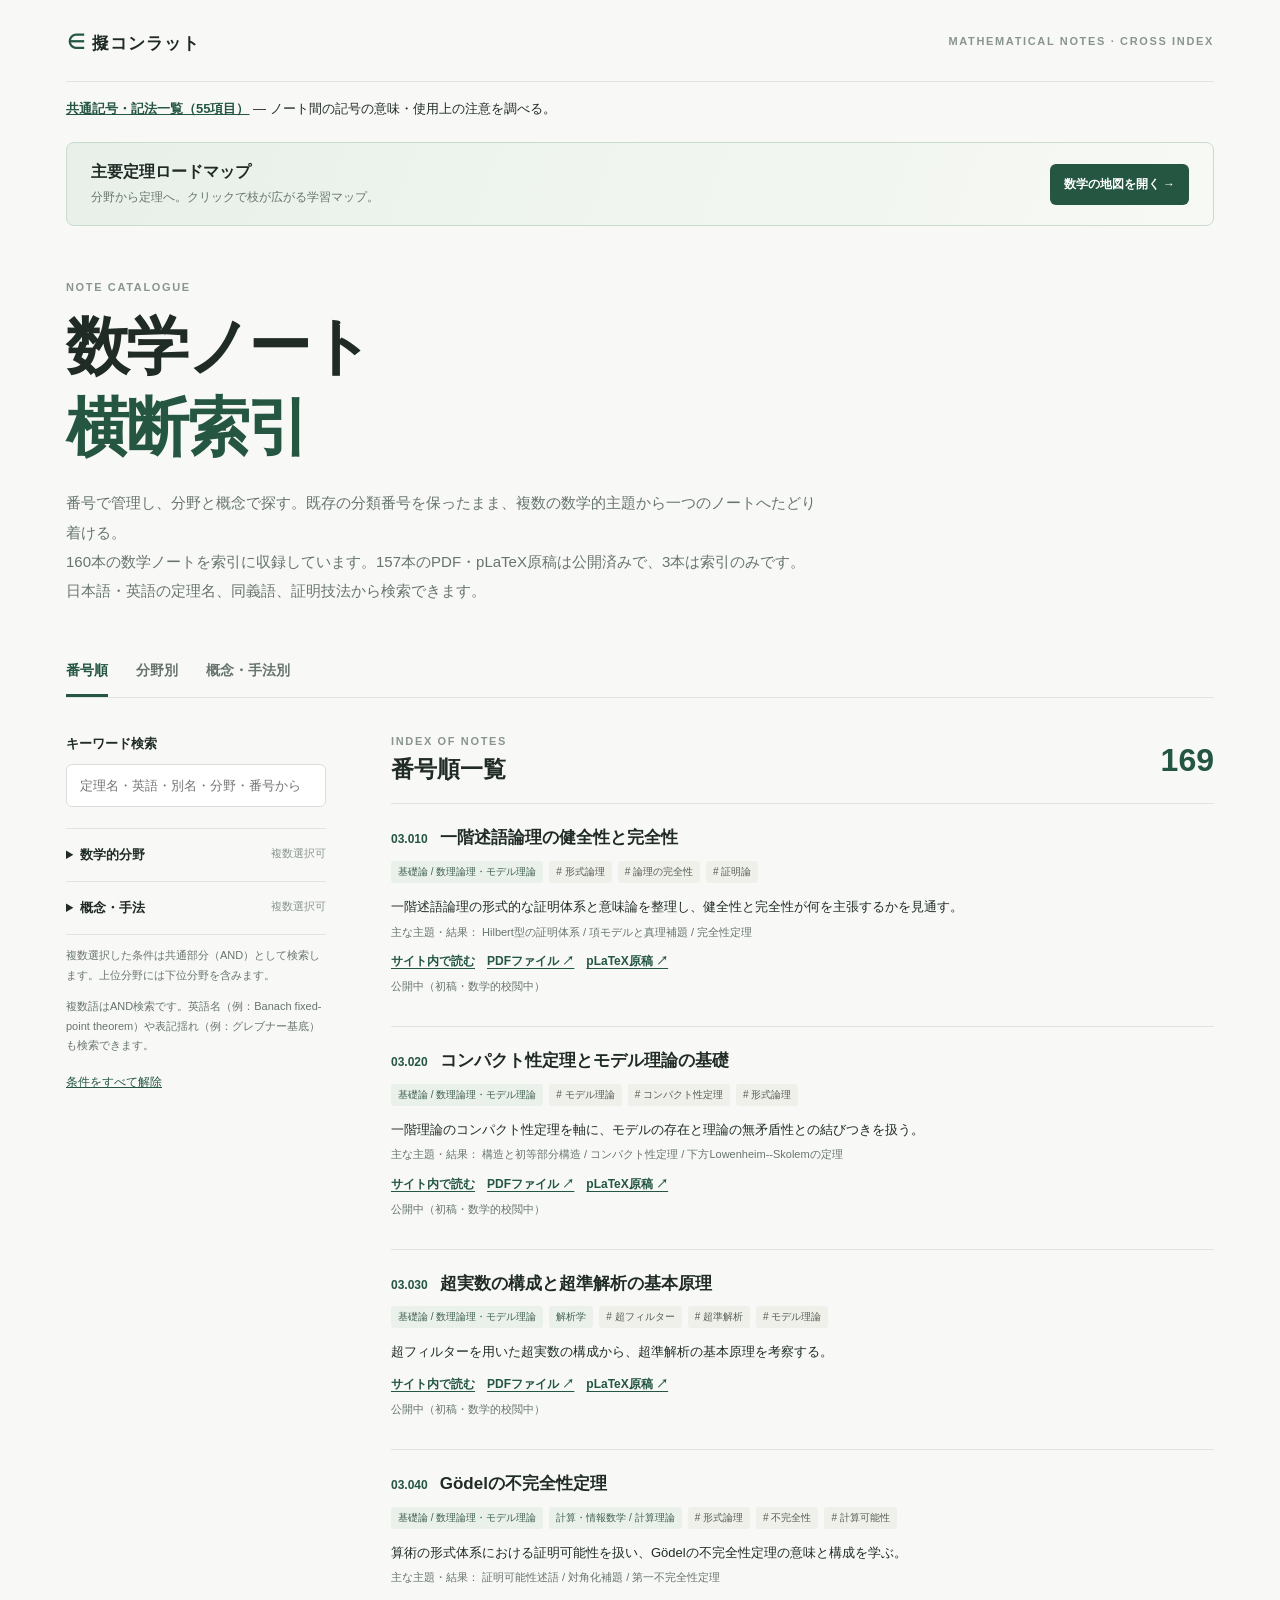
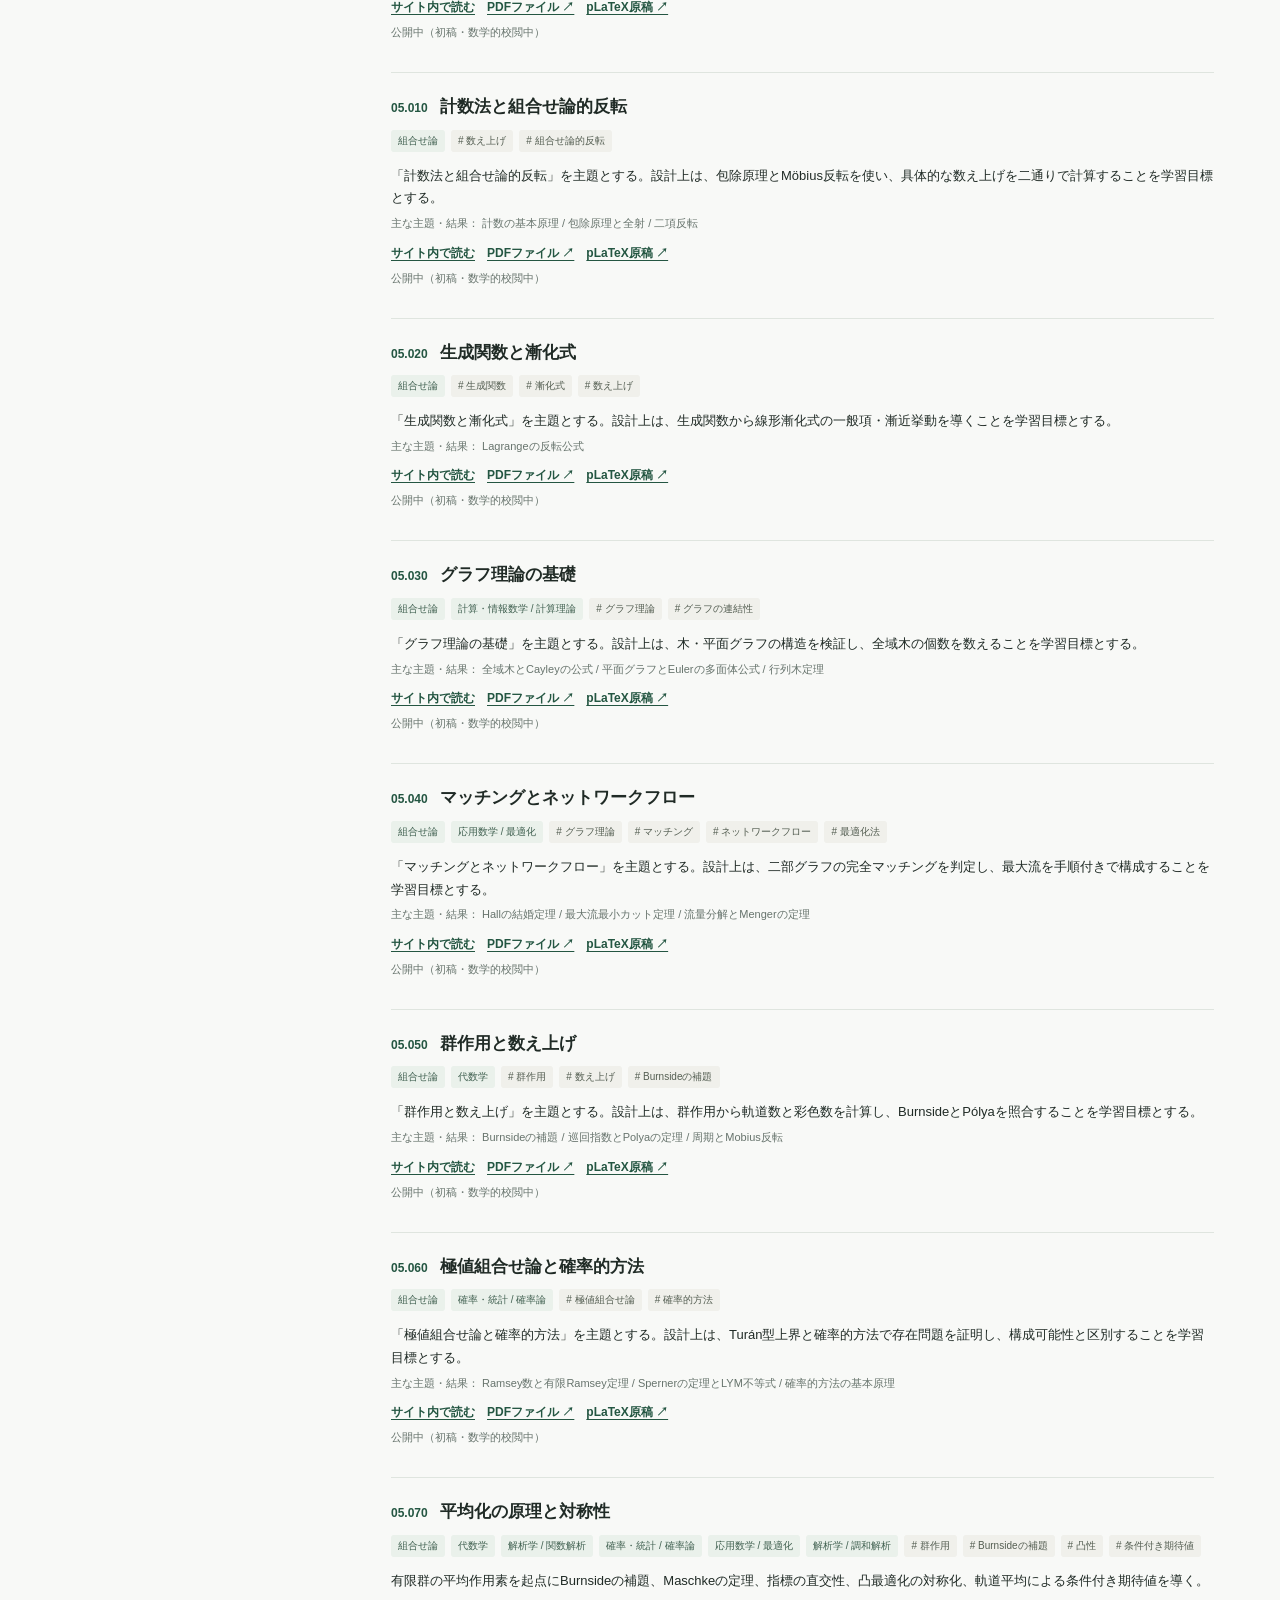
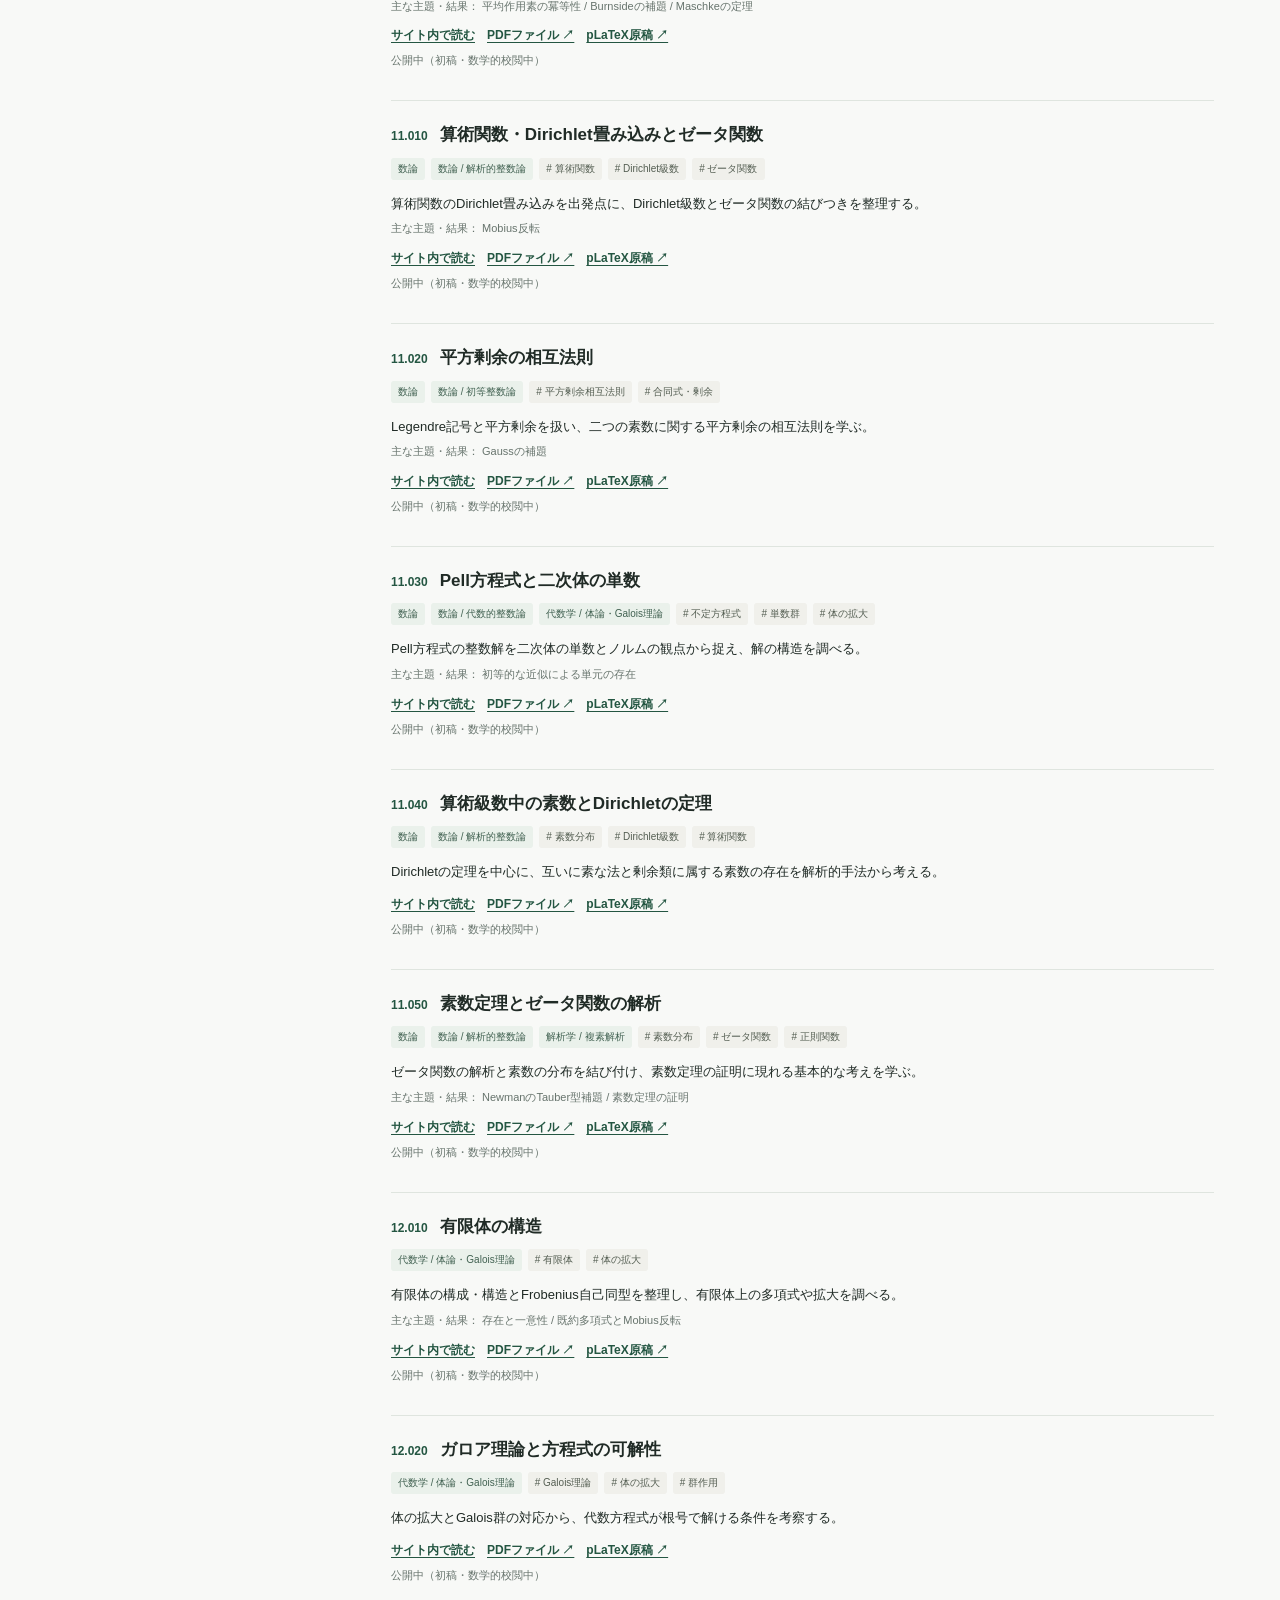
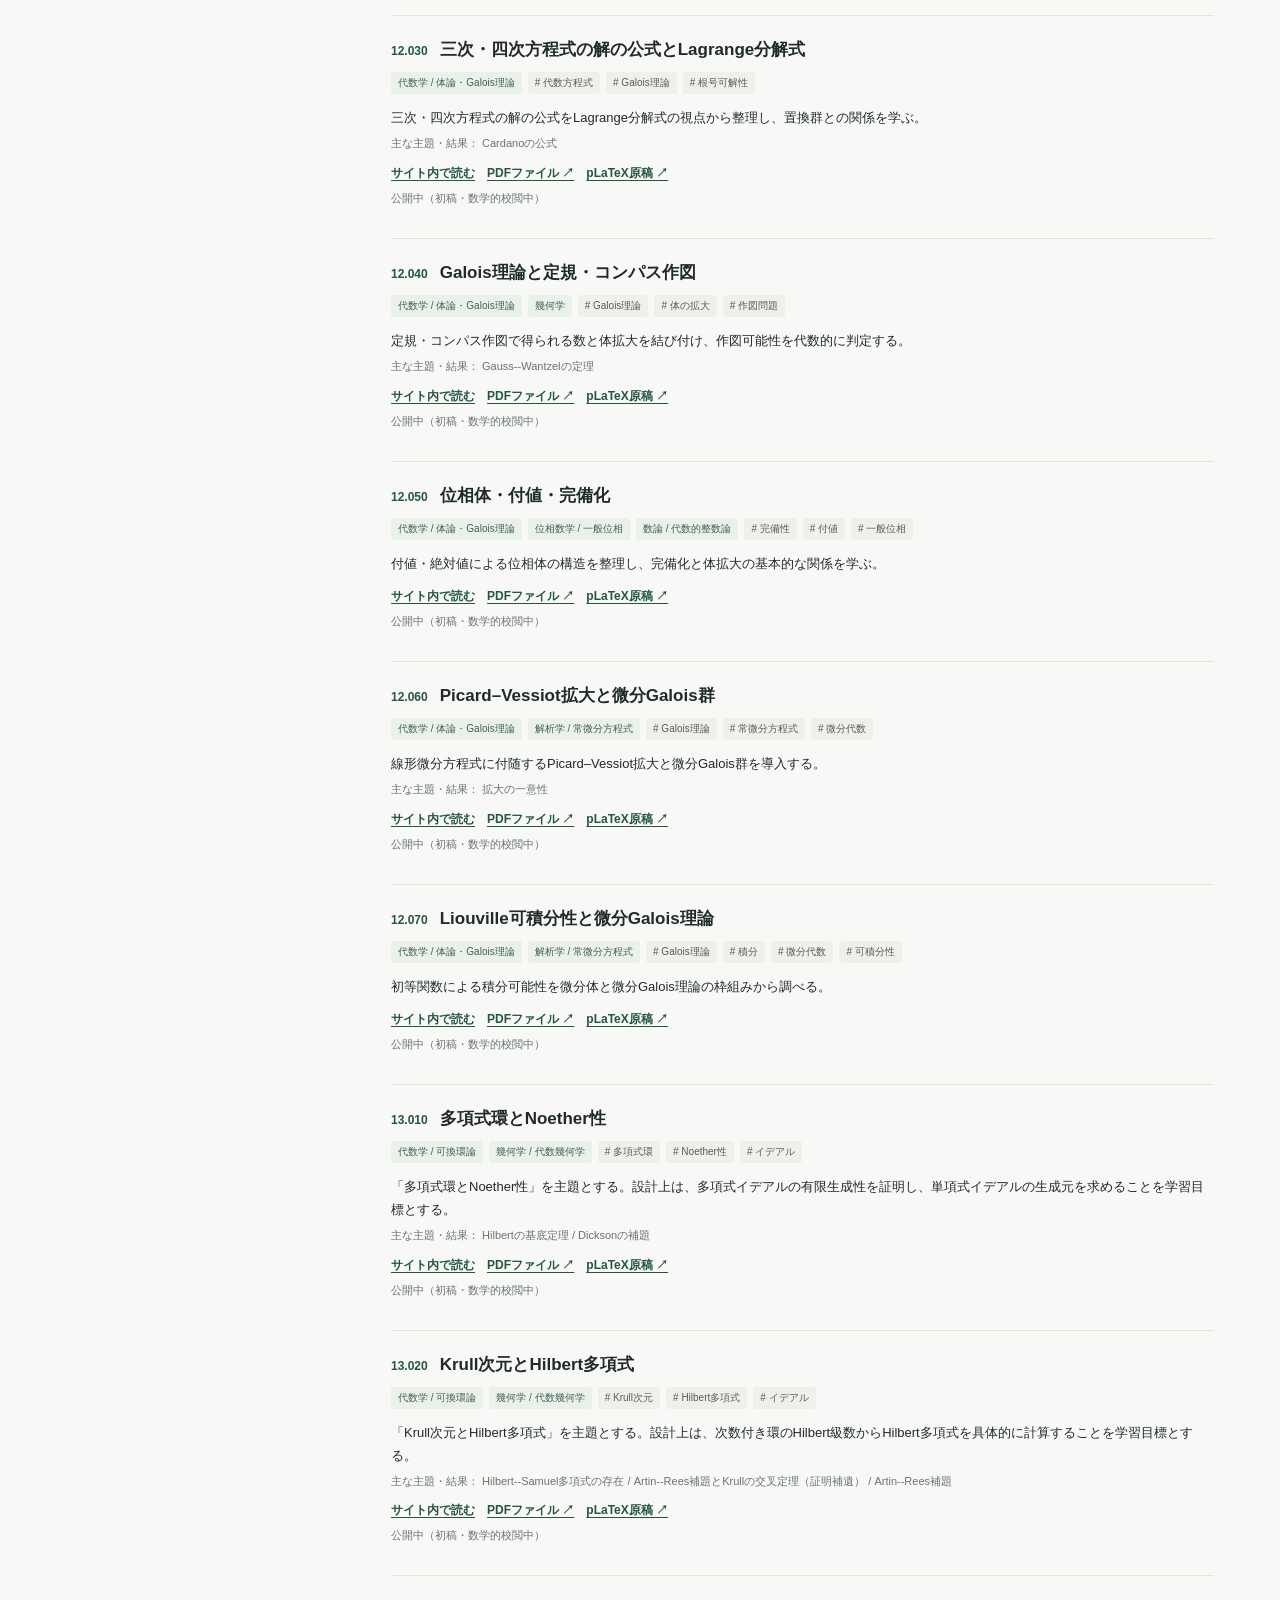
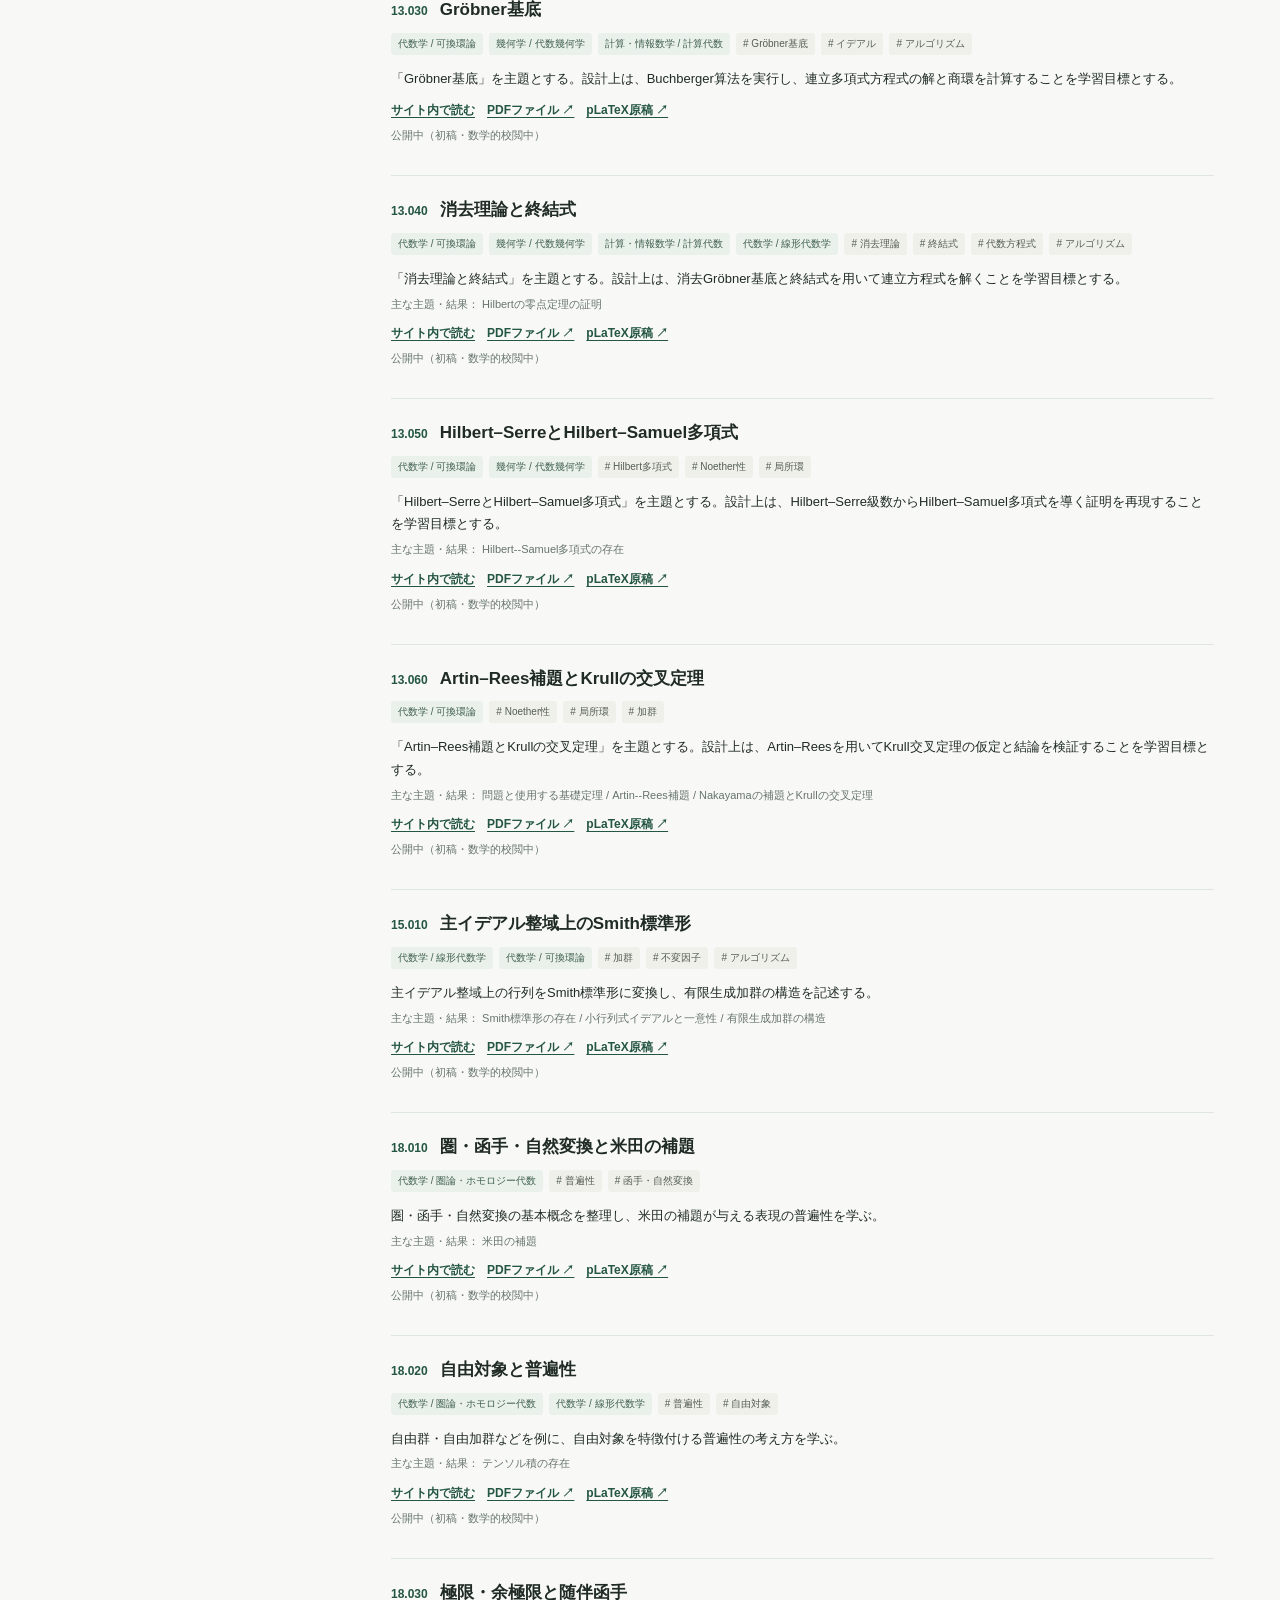
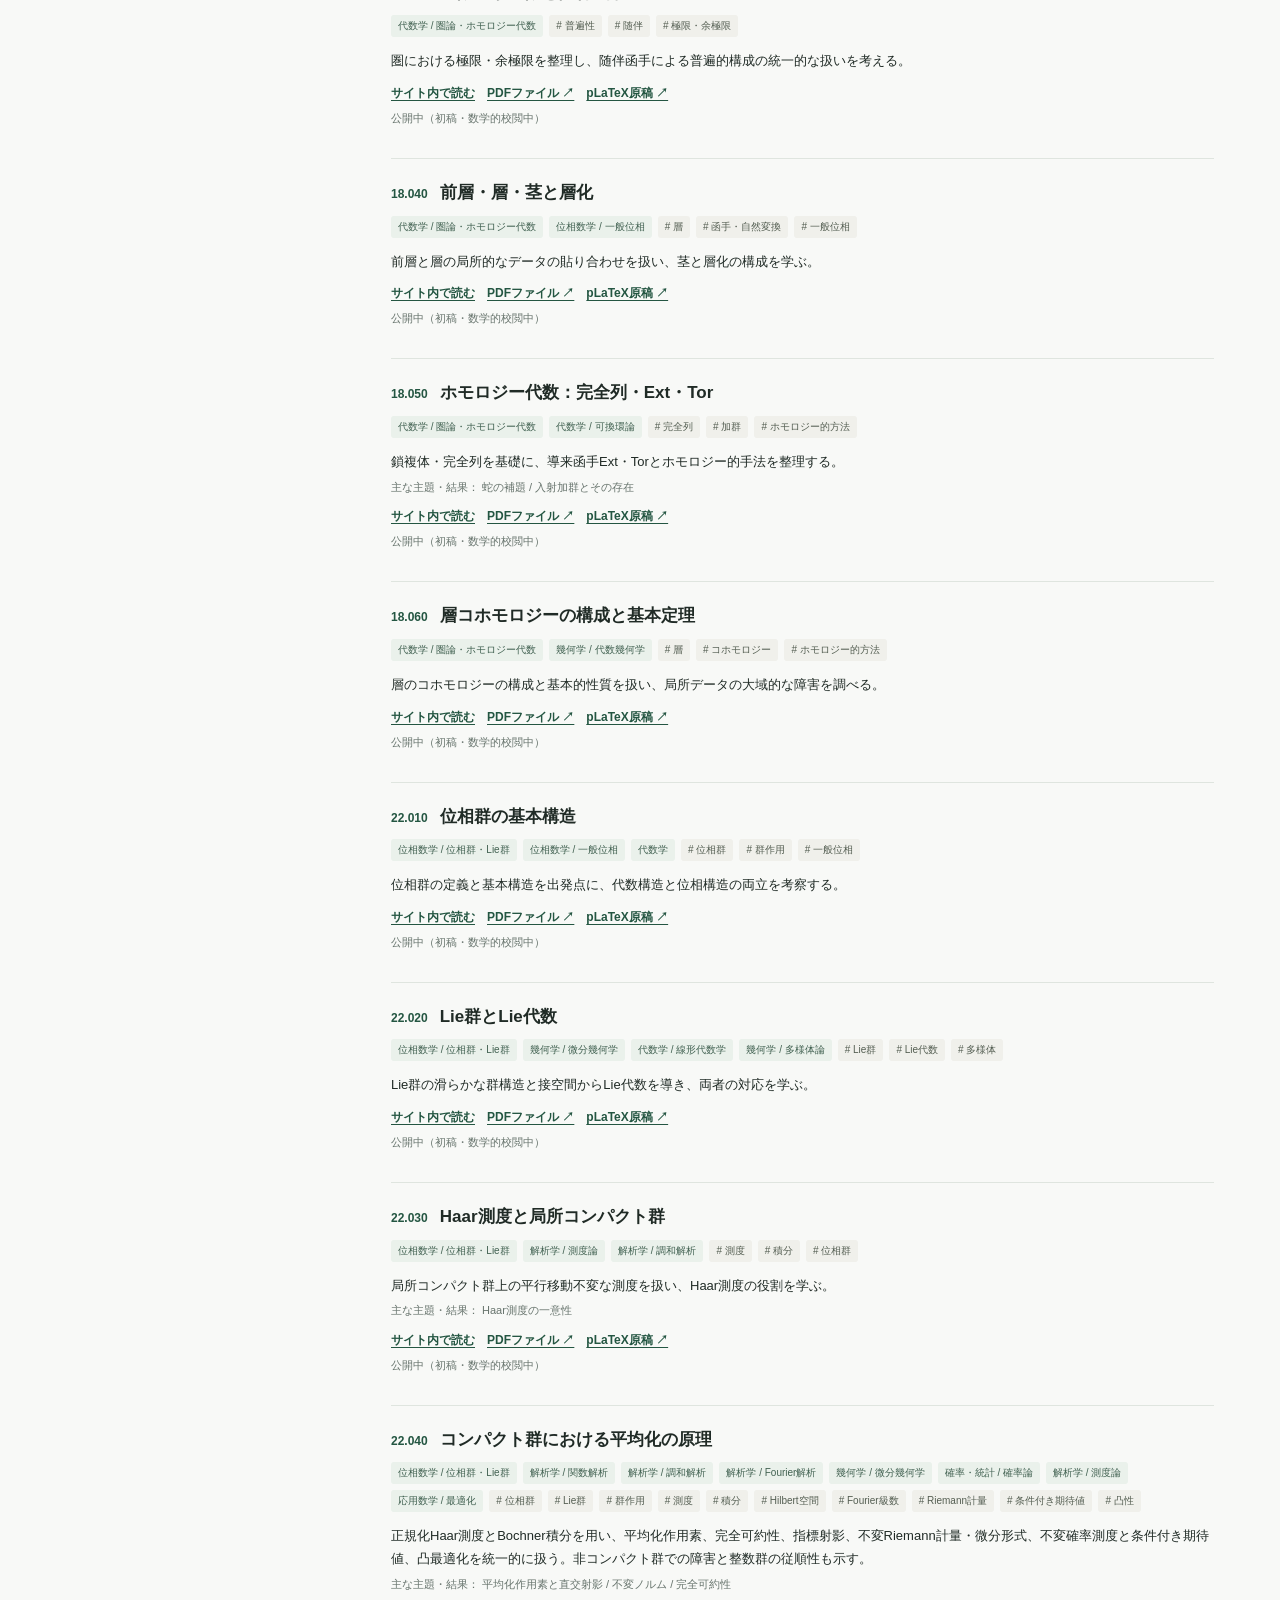
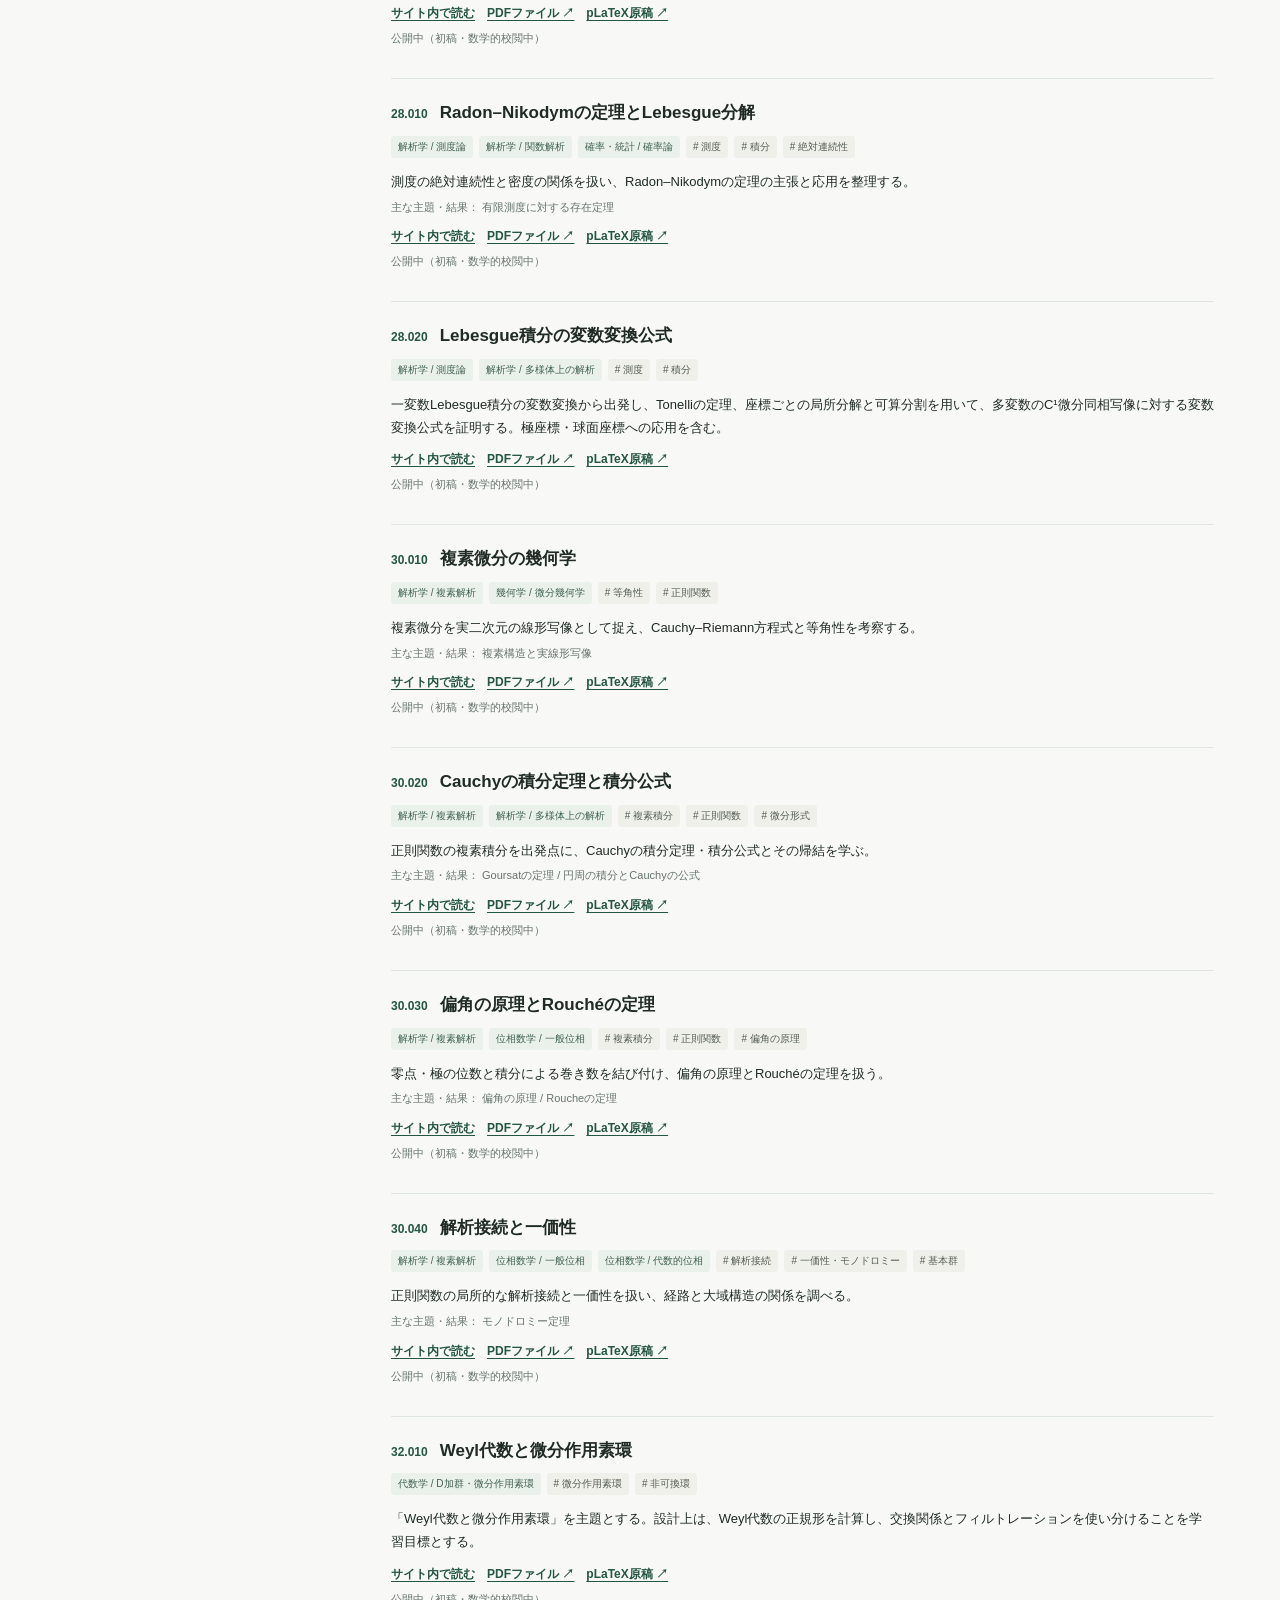
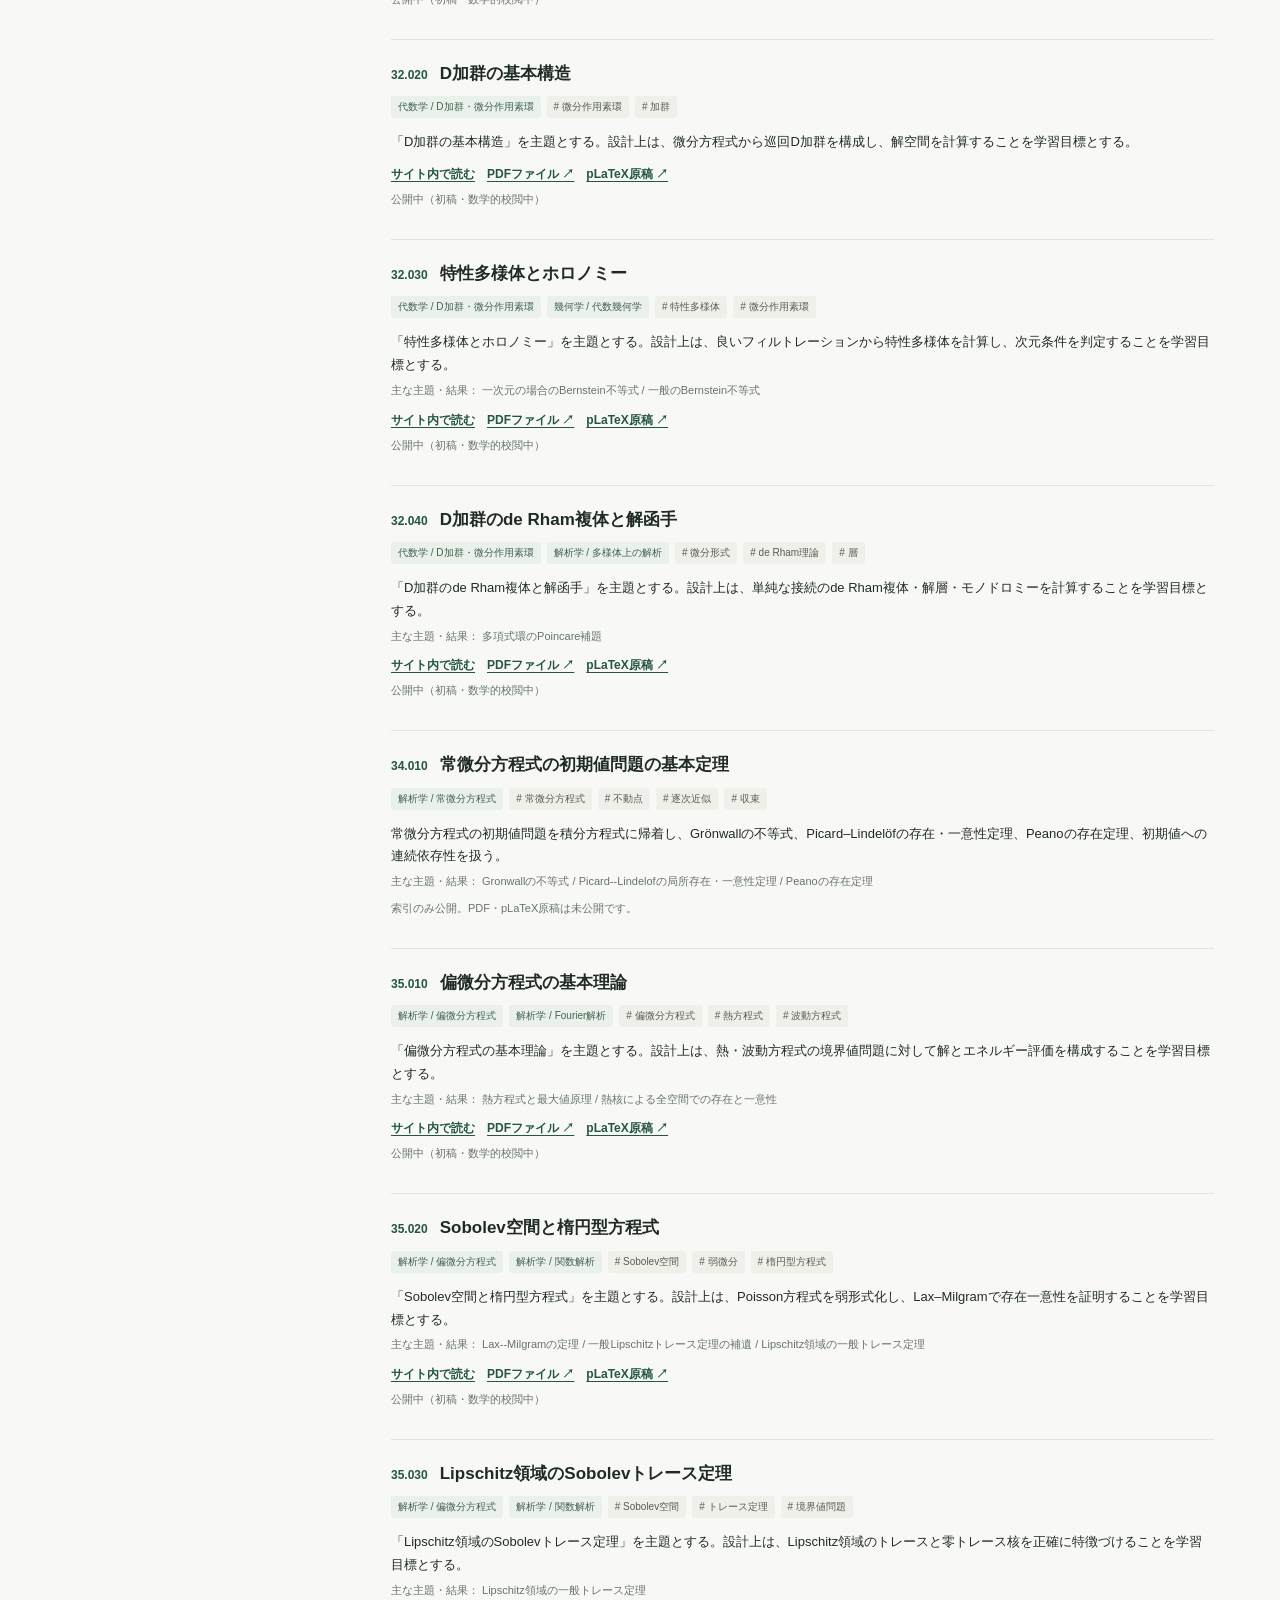
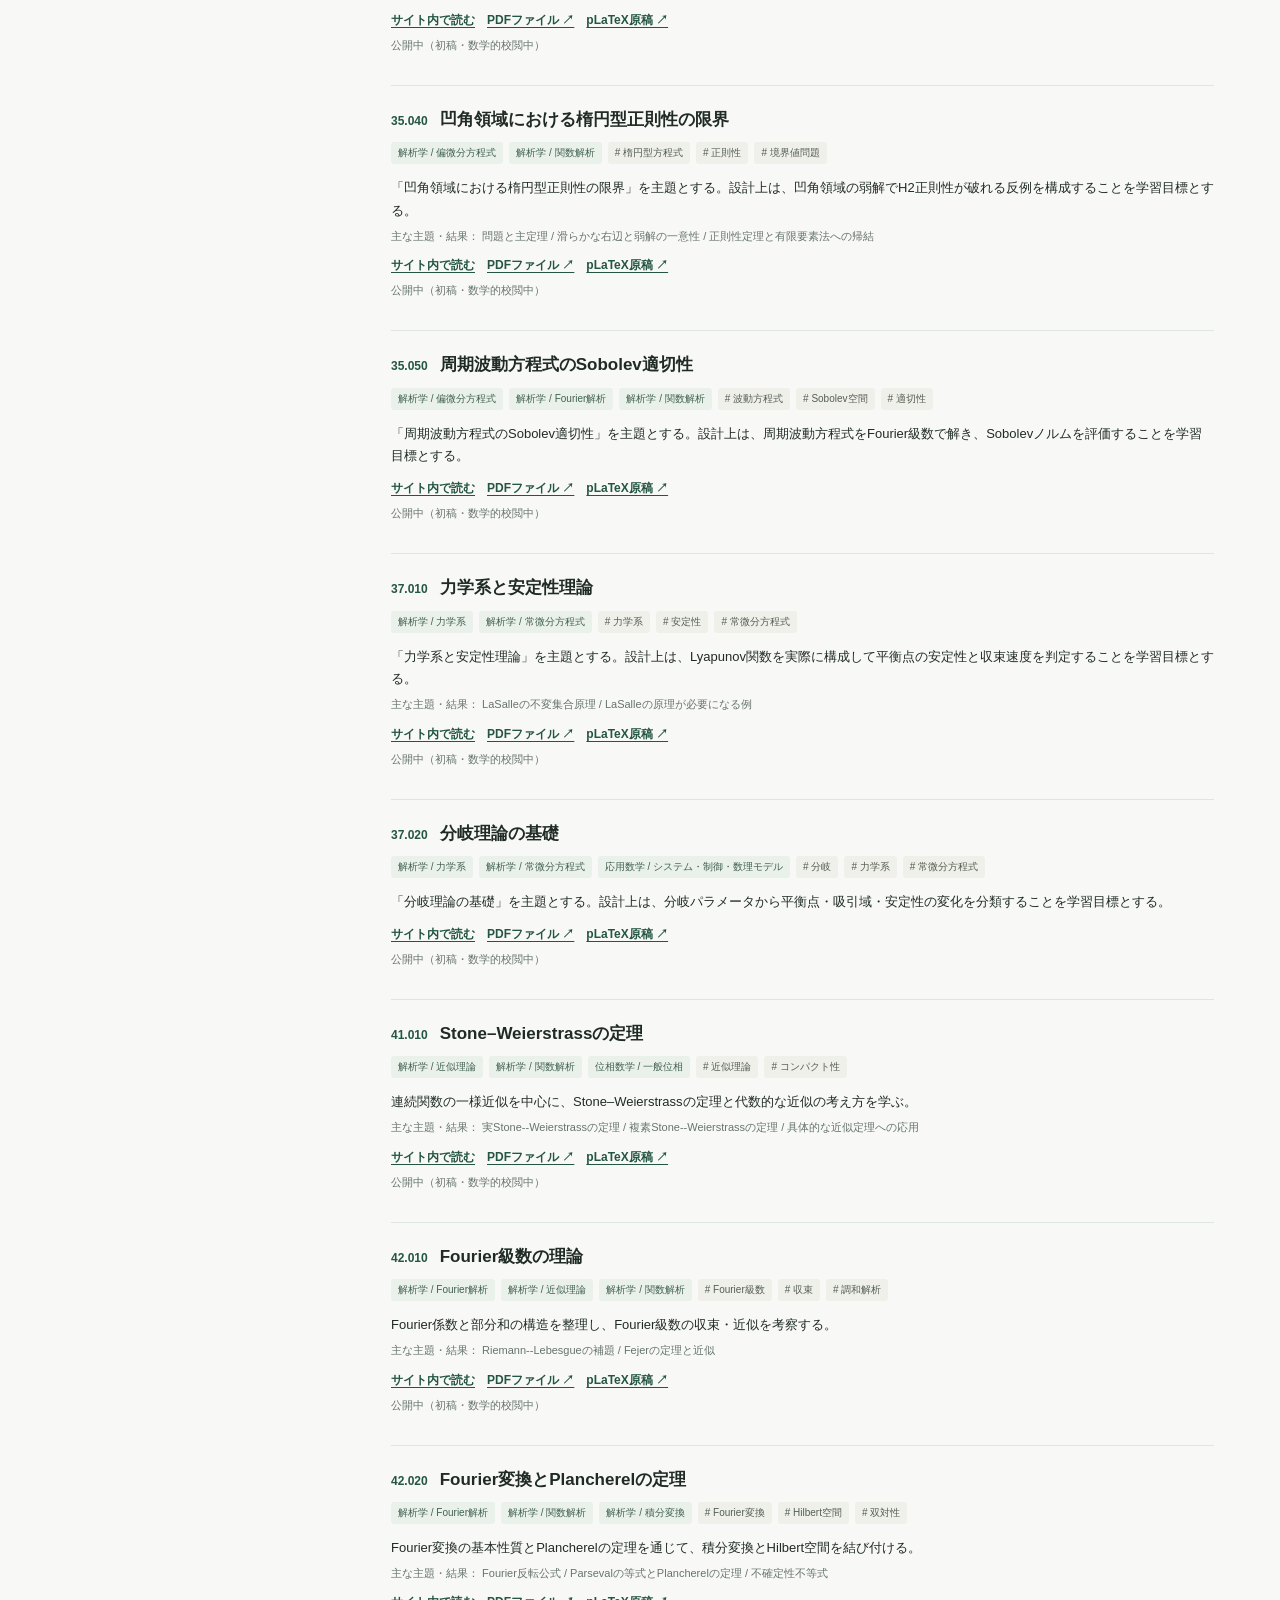
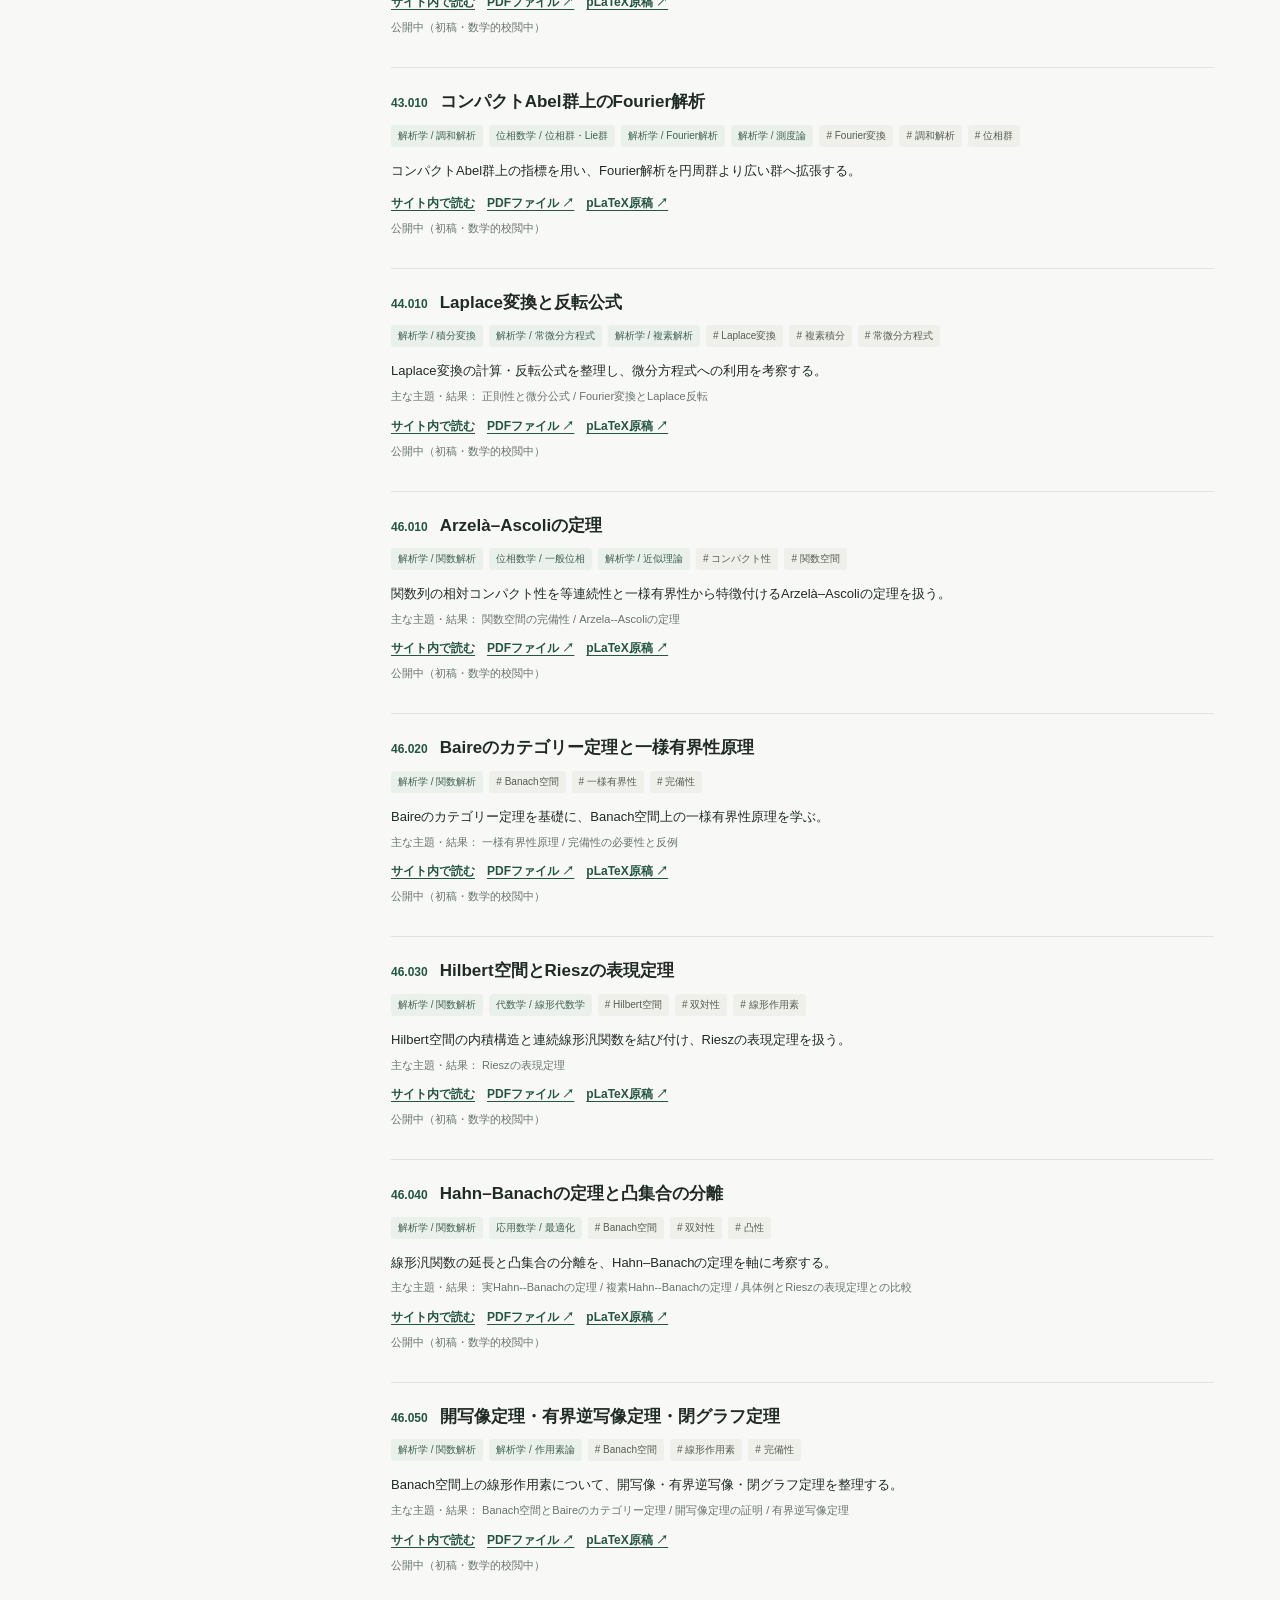
<file: index.html>
<!doctype html>
<html lang="ja"><head><meta charset="utf-8"><meta name="viewport" content="width=device-width, initial-scale=1">
<meta name="description" content="擬コンラット数学ノート集の番号順・分野別・概念別横断索引。">
<title>擬コンラット | 数学ノート横断索引</title>
<link rel="stylesheet" href="./assets/style.css"><script defer src="./assets/app.js"></script></head>
<body><div class="shell">
<header><a class="brand" href="./"><span>∈</span> 擬コンラット</a><small>MATHEMATICAL NOTES · CROSS INDEX</small></header>
<main><p style="margin:18px 0 0;font-size:13px"><a href="./notation.html" style="color:var(--accent);font-weight:700">共通記号・記法一覧（55項目）</a> — ノート間の記号の意味・使用上の注意を調べる。</p><div class="roadmapPromo"><div><strong>主要定理ロードマップ</strong><span>分野から定理へ。クリックで枝が広がる学習マップ。</span></div><a href="./roadmap.html">数学の地図を開く →</a></div><section class="hero"><div class="eyebrow">NOTE CATALOGUE</div>
<h1>数学ノート<br><em>横断索引</em></h1>
<p>番号で管理し、分野と概念で探す。既存の分類番号を保ったまま、複数の数学的主題から一つのノートへたどり着ける。</p><p>160本の数学ノートを索引に収録しています。157本のPDF・pLaTeX原稿は公開済みで、3本は索引のみです。日本語・英語の定理名、同義語、証明技法から検索できます。</p>
</section>
<nav class="tabs" aria-label="索引の表示方法">
<button type="button" data-view="number" aria-pressed="true" class="active">番号順</button>
<button type="button" data-view="fields" aria-pressed="false">分野別</button>
<button type="button" data-view="topics" aria-pressed="false">概念・手法別</button></nav>
<div class="layout"><aside aria-label="分野・概念の絞り込み" tabindex="0">
<label for="search">キーワード検索</label><input id="search" type="search" placeholder="定理名・英語・別名・分野・番号から探す">
<details id="fieldDetails"><summary>数学的分野 <small>複数選択可</small></summary><div id="fields"></div></details>
<details id="topicDetails"><summary>概念・手法 <small>複数選択可</small></summary><div id="topics"></div></details>
<p class="hint">複数選択した条件は共通部分（AND）として検索します。上位分野には下位分野を含みます。</p>
<p class="hint">複数語はAND検索です。英語名（例：Banach fixed-point theorem）や表記揺れ（例：グレブナー基底）も検索できます。</p><button id="clear" class="clear">条件をすべて解除</button></aside>
<section class="results" aria-label="検索結果"><div class="resultHead"><div><div class="eyebrow">INDEX OF NOTES</div><h2 id="title">番号順一覧</h2></div><strong id="count">—</strong></div>
<div id="selected"></div><p id="message" role="status">索引を読み込んでいます…</p><div id="list"></div></section></div></main>
<footer><span>擬コンラット · 独立した数学ノートの集積</span><span>分類のために番号体系を変更しません。</span></footer>
</div></body></html>
</file>
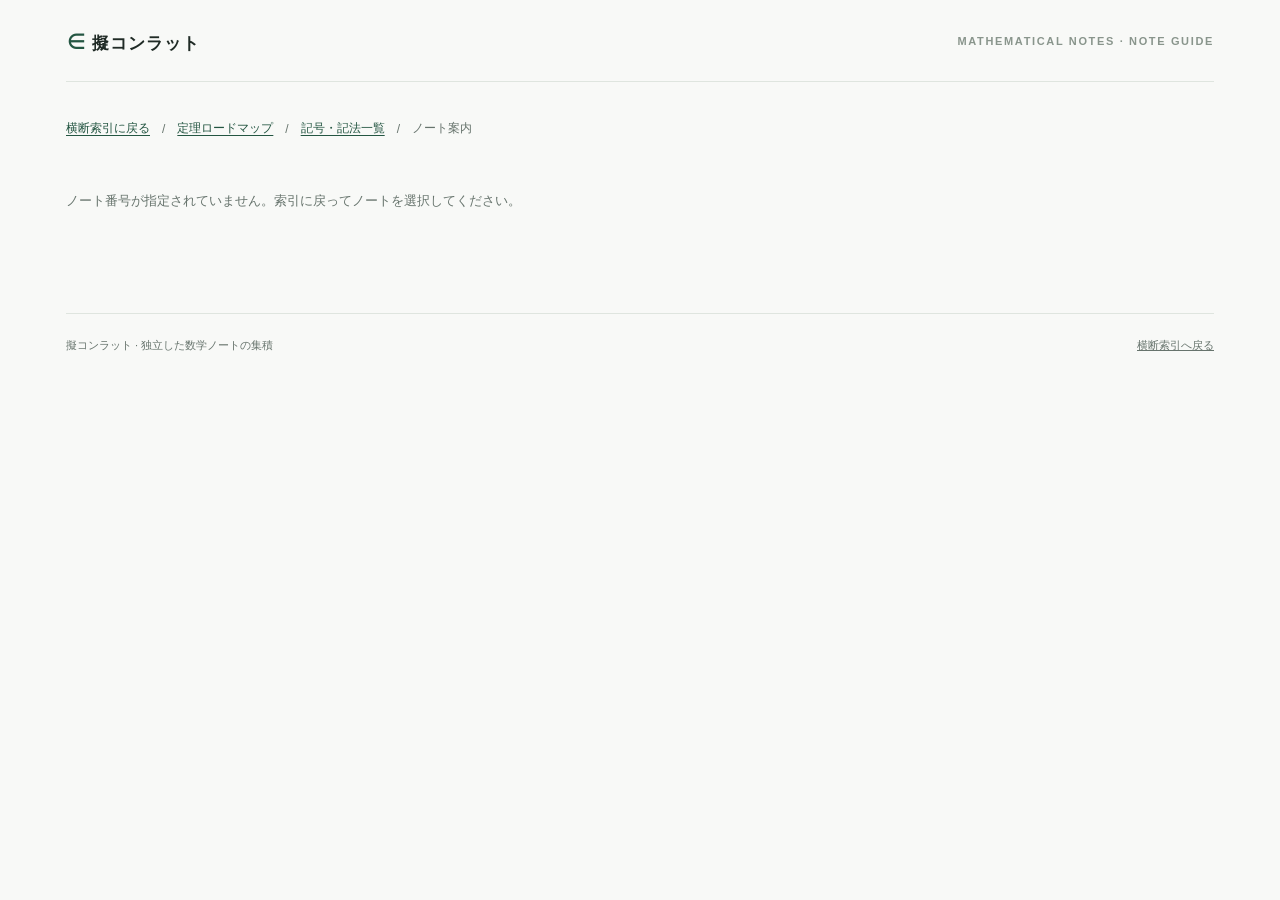
<file: note.html>
<!doctype html>
<html lang="ja"><head><meta charset="utf-8"><meta name="viewport" content="width=device-width, initial-scale=1">
<meta name="description" content="擬コンラット数学ノートの概要と推奨学習経路。">
<title>ノート詳細 | 擬コンラット</title>
<link rel="stylesheet" href="./assets/style.css"><script defer src="./assets/pdf-pages.js"></script><script defer src="./assets/note.js"></script></head>
<body><div class="shell">
<header><a class="brand" href="./"><span>∈</span> 擬コンラット</a><small>MATHEMATICAL NOTES · NOTE GUIDE</small></header>
<main class="noteMain">
<nav class="breadcrumbs" aria-label="パンくずリスト"><a href="./">横断索引に戻る</a><span aria-hidden="true">/</span><a id="roadmapReturn" href="./roadmap.html">定理ロードマップ</a><span aria-hidden="true">/</span><a href="./notation.html">記号・記法一覧</a><span aria-hidden="true">/</span><span id="crumb">ノート案内</span></nav>
<section id="noteContent" hidden>
  <div class="eyebrow">NOTE GUIDE · <span id="noteNumber"></span></div>
  <h1 class="noteHeading" id="noteTitle"></h1>
  <div id="noteTags" class="tags noteTags"></div>
  <div class="privatePdfPanel" id="publicPdfPanel" hidden>
    <a id="siteReaderLink" class="privatePdfAction" href="#">サイト内で読む ↗</a>
    <a id="publicPdfLink" class="privatePdfAction" target="_blank" rel="noopener noreferrer">公開PDFを開く ↗</a>
    <a id="publicTexLink" class="privatePdfAction" target="_blank" rel="noopener noreferrer">pLaTeX原稿を開く ↗</a>
    <p class="privatePdfHint">公開初稿・数学的校閲中。公開は数学的な最終承認を意味しません。</p>
  </div>
  <div class="privatePdfPanel" id="privatePdfPanel" hidden>
    <a id="privatePdfLink" class="privatePdfAction" target="_blank" rel="noopener noreferrer" referrerpolicy="no-referrer">PDFを開く（GitHub閲覧権限が必要） ↗</a>
    <p class="privatePdfHint">Privateリポジトリへのリンクです。GitHubに閲覧権限のあるアカウントでログインしている場合のみPDFを開けます。リンクのURL自体は公開されています。</p>
  </div>
  <section class="noteOverview" aria-labelledby="overviewHeading">
    <h2 id="overviewHeading">ノートの概要</h2>
    <p id="noteSummary"></p>
    <p id="noteDescription" class="noteDetailedDescription"></p>
    <p id="basis" class="basis"></p>
  </section>
  <section class="contentIndex" aria-labelledby="contentIndexHeading"><h2 id="contentIndexHeading">主要な結果・方法</h2><p class="pathExplanation">主な結果は本文の節構成から抽出した索引です。定理の数学的正しさを証明したという意味ではありません。</p><ul id="mainResults" class="mainResultList"></ul><h3>特徴的な方法</h3><p id="mainMethods"></p><h3>概念索引（日本語・英語）</h3><div id="indexedConcepts" class="indexedConcepts"></div></section>
  <section class="pdfPreviewSection" id="publicPdfPreview" aria-labelledby="pdfPreviewHeading" hidden>
    <div class="pdfPreviewHeading"><div><div class="eyebrow">PUBLIC PDF</div><h2 id="pdfPreviewHeading">ノート本文を読む</h2></div><a id="pdfFullscreenLink" href="#">大きな画面で読む ↗</a></div>
    <div id="publicPdfPages" class="pdfPagesContainer pdfPagesPreview" aria-label="数学ノートのページ画像プレビュー"></div>
    <p class="pdfPreviewHelp">冒頭3ページを画像として表示します。続きは「大きな画面で読む」から閲覧できます。表示されない場合は「公開PDFを開く」をご利用ください。</p>
  </section>
  <section class="pathSection" aria-labelledby="pathHeading">
    <h2 id="pathHeading">学習のつながり</h2>
    <p class="pathExplanation">矢印は推奨読書順です。厳密な定理間の依存関係や必読順序を主張するものではありません。</p>
    <div class="pathGrid">
      <div class="pathColumn">
        <div class="pathLabel"><span aria-hidden="true">01</span><h3>先に読むとよいノート</h3></div>
        <div id="beforeList" class="relList"></div>
      </div>
      <div class="pathCurrent">
        <div class="pathLabel"><span aria-hidden="true">02</span><h3>現在のノート</h3></div>
        <p class="currentNumber" id="currentNumber"></p>
        <strong id="currentTitle"></strong>
        <p>ここで扱う主題</p>
      </div>
      <div class="pathColumn">
        <div class="pathLabel"><span aria-hidden="true">03</span><h3>次に読むとよいノート</h3></div>
        <div id="afterList" class="relList"></div>
      </div>
    </div>
  </section>
  <section id="relatedSection" class="alsoRead" aria-labelledby="relatedHeading" hidden>
    <h2 id="relatedHeading">あわせて読むノート</h2>
    <p class="pathExplanation">前後関係を定めない、内容が補い合うノートです。</p>
    <div id="relatedList" class="relatedGrid"></div>
  </section>
  <section class="evidenceRelationsSection" aria-labelledby="evidenceRelationsHeading"><h2 id="evidenceRelationsHeading">数学的な関連性と根拠</h2><p class="pathExplanation">関連度と確認状況は異なる属性です。要確認の候補を、確認済みの関係と同一視しないでください。</p><div id="evidenceRelations" class="evidenceRelations"></div><details id="candidateRelations" class="candidateRelations" hidden><summary>要確認の関連候補 <span id="candidateCount"></span></summary><p class="pathExplanation">既存索引の読書案内に基づく候補です。本文の定理・証明に直接必要とは確認されていません。</p><div id="proposedRelations" class="evidenceRelations"></div></details></section>
  <p id="privateNotice" class="privateNotice">公開初稿・数学的校閲中。公開は数学的完成認定を意味しません。</p>
</section>
<p id="noteStatus" role="status">ノート情報を読み込んでいます…</p>
</main>
<footer><span>擬コンラット · 独立した数学ノートの集積</span><a href="./">横断索引へ戻る</a></footer>
</div></body></html>
</file>
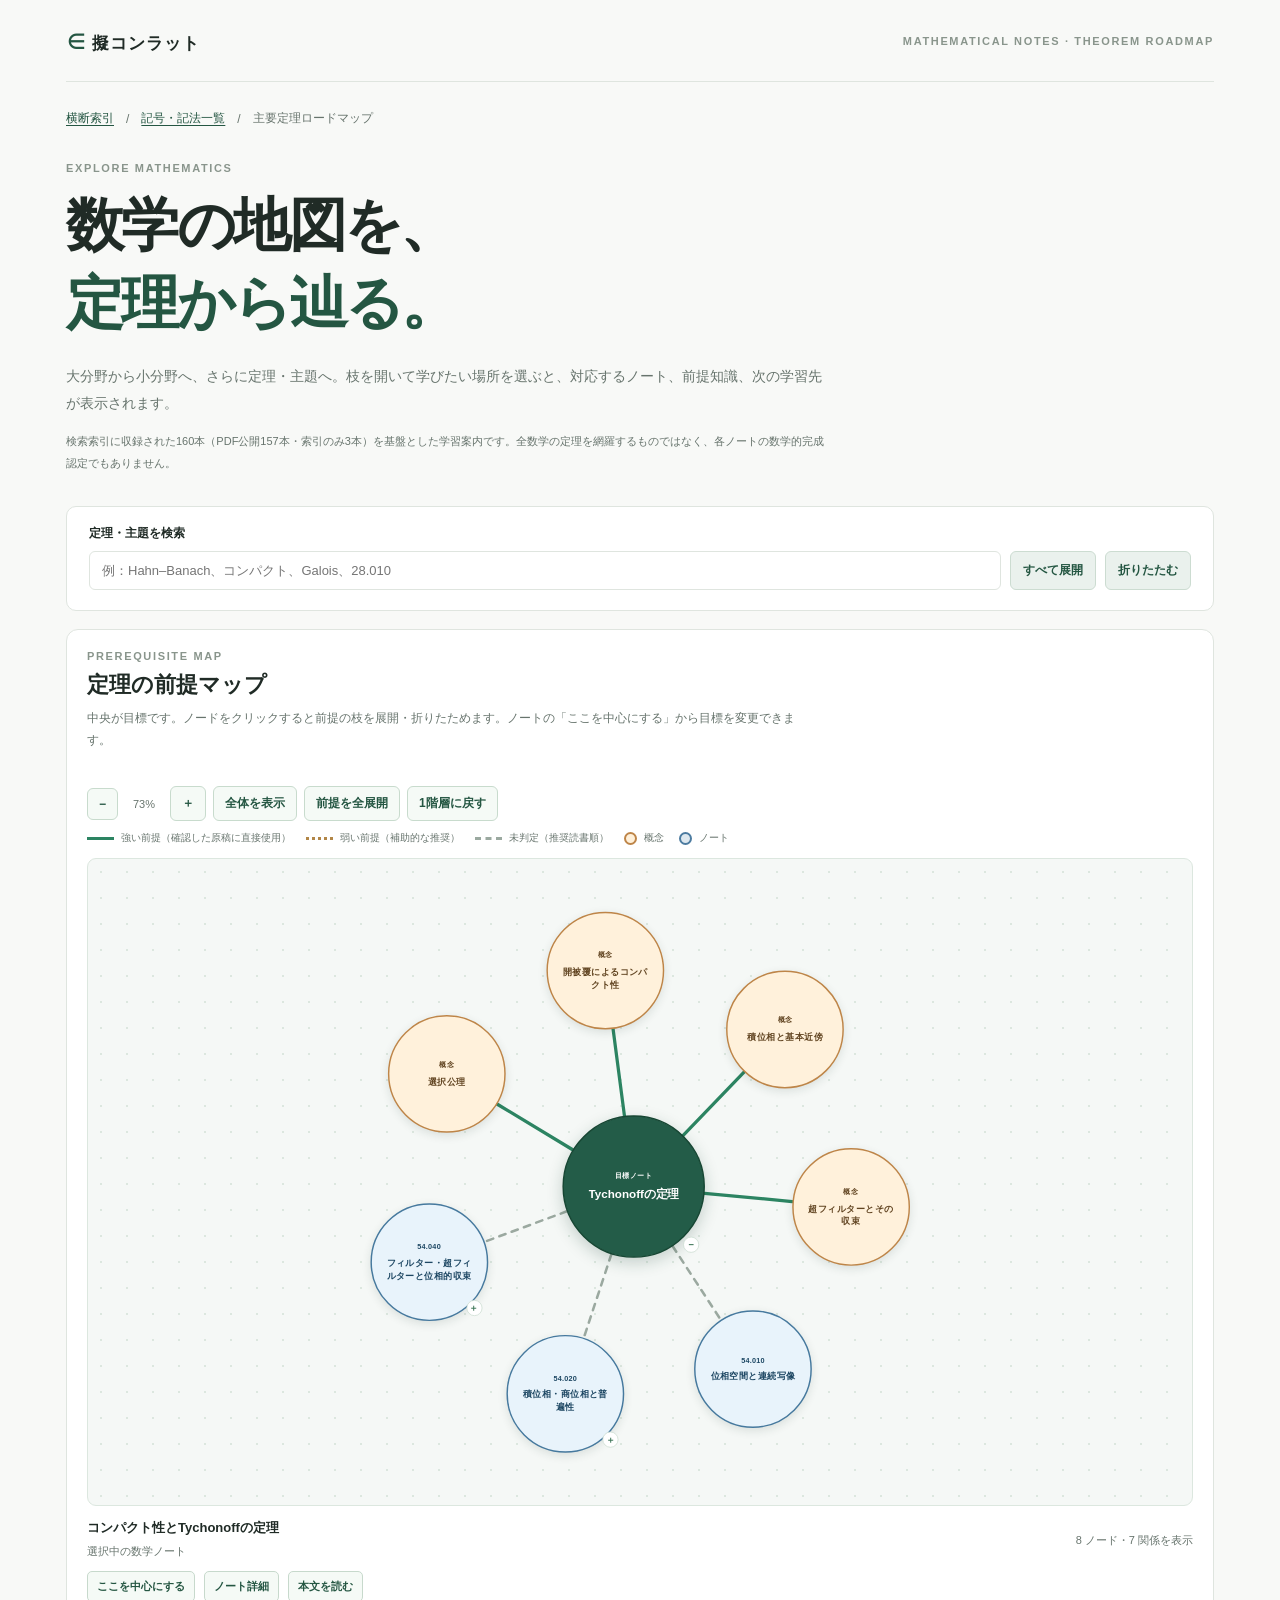
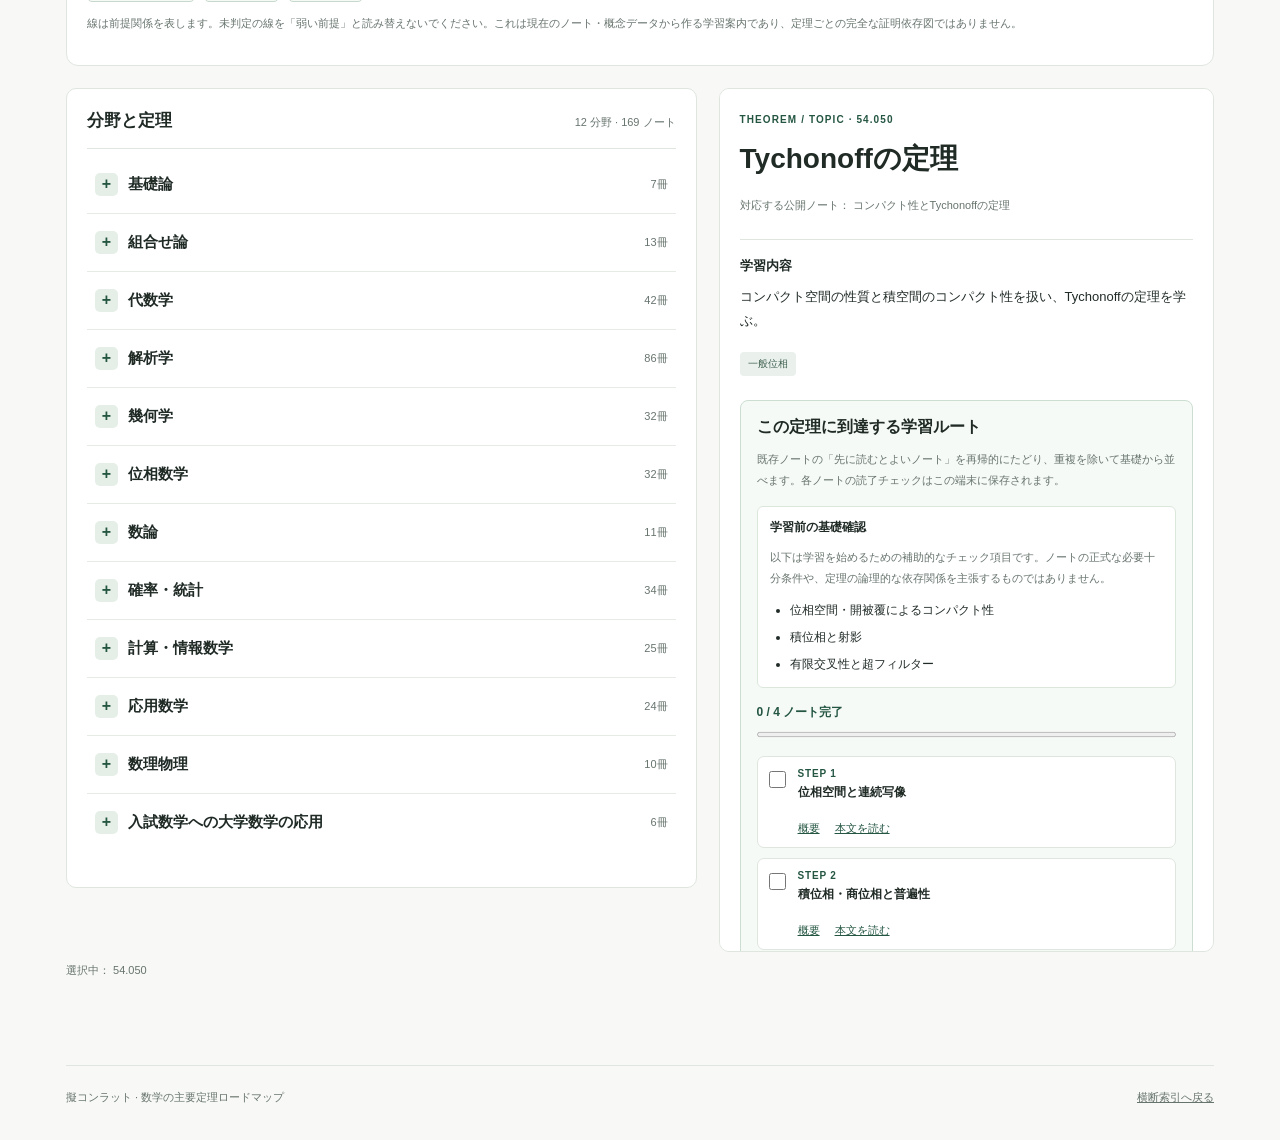
<file: roadmap.html>
<!doctype html>
<html lang="ja"><head><meta charset="utf-8"><meta name="viewport" content="width=device-width, initial-scale=1">
<meta name="description" content="数学の主要定理と160本のノートを分野から段階的にたどる学習ロードマップ。">
<title>主要定理ロードマップ | 擬コンラット</title>
<link rel="stylesheet" href="./assets/style.css"><link rel="stylesheet" href="./assets/roadmap.css">
<script defer src="./assets/radial-map.js"></script><script defer src="./assets/roadmap.js"></script></head>
<body><div class="shell">
<header><a class="brand" href="./"><span>∈</span> 擬コンラット</a><small>MATHEMATICAL NOTES · THEOREM ROADMAP</small></header>
<main class="roadmapMain">
<nav class="breadcrumbs" aria-label="パンくずリスト"><a href="./">横断索引</a><span aria-hidden="true">/</span><a href="./notation.html">記号・記法一覧</a><span aria-hidden="true">/</span>主要定理ロードマップ</nav>
<div class="mapHero"><div class="eyebrow">EXPLORE MATHEMATICS</div>
<h1>数学の地図を、<br><em>定理から辿る。</em></h1>
<p>大分野から小分野へ、さらに定理・主題へ。枝を開いて学びたい場所を選ぶと、対応するノート、前提知識、次の学習先が表示されます。</p>
<p class="mapFine">検索索引に収録された160本（PDF公開157本・索引のみ3本）を基盤とした学習案内です。全数学の定理を網羅するものではなく、各ノートの数学的完成認定でもありません。</p></div>
<div class="mapToolbar"><label for="roadmapSearch">定理・主題を検索</label><div class="mapSearchRow"><input id="roadmapSearch" type="search" placeholder="例：Hahn–Banach、コンパクト、Galois、28.010"><button id="roadmapExpand" type="button">すべて展開</button><button id="roadmapCollapse" type="button">折りたたむ</button></div></div>
<section id="radialSection" class="radialSection" hidden aria-labelledby="radialHeading">
<div class="radialTop">
  <div><div class="eyebrow">PREREQUISITE MAP</div><h2 id="radialHeading">定理の前提マップ</h2>
  <p>中央が目標です。ノードをクリックすると前提の枝を展開・折りたためます。ノートの「ここを中心にする」から目標を変更できます。</p></div>
  <div class="radialControls">
    <button type="button" id="radialZoomOut" aria-label="縮小">−</button><span id="radialZoomValue" aria-live="polite">100%</span>
    <button type="button" id="radialZoomIn" aria-label="拡大">＋</button>
    <button type="button" id="radialFit">全体を表示</button>
    <button type="button" id="radialExpandAll">前提を全展開</button>
    <button type="button" id="radialReset">1階層に戻す</button>
  </div>
</div>
<div class="radialLegend" aria-label="関係の凡例">
 <span><i class="radialLegendLine strong"></i>強い前提（確認した原稿に直接使用）</span>
 <span><i class="radialLegendLine weak"></i>弱い前提（補助的な推奨）</span>
 <span><i class="radialLegendLine unassessed"></i>未判定（推奨読書順）</span>
 <span><i class="radialLegendDot concept"></i>概念</span>
 <span><i class="radialLegendDot note"></i>ノート</span>
</div>
<div id="radialViewport" class="radialViewport" aria-label="前提ノードの放射状マップ" tabindex="0"></div>
<div class="radialFoot"><div id="radialNodeInfo" class="radialNodeInfo" aria-live="polite"></div>
<p id="radialSummary" class="mapFine"></p></div>
<p class="mapFine">線は前提関係を表します。未判定の線を「弱い前提」と読み替えないでください。これは現在のノート・概念データから作る学習案内であり、定理ごとの完全な証明依存図ではありません。</p>
</section>
<div class="mapWorkspace">
<section class="mapExplorer" aria-label="数学分野の階層ツリー"><div class="mapPanelHead"><h2>分野と定理</h2><span id="roadmapCount"></span></div><div id="roadmapTree" class="mapTree"></div><p id="roadmapStatus" role="status">ロードマップを読み込んでいます…</p></section>
<aside class="mapDetail mapDetailEmpty" id="roadmapDetail" aria-live="polite">
<div class="mapPlaceholder"><span class="mapPlaceholderGlyph" aria-hidden="true">∈</span><h2>枝を選んでみましょう</h2><p>左の大分野を開いて小分野、定理へと進みます。選んだ定理の概要と学習経路がここに現れます。</p></div></aside>
</div>
<p id="roadmapActive" class="mapActive" aria-live="polite"></p>
</main><footer><span>擬コンラット · 数学の主要定理ロードマップ</span><a href="./">横断索引へ戻る</a></footer>
</div></body></html>
</file>
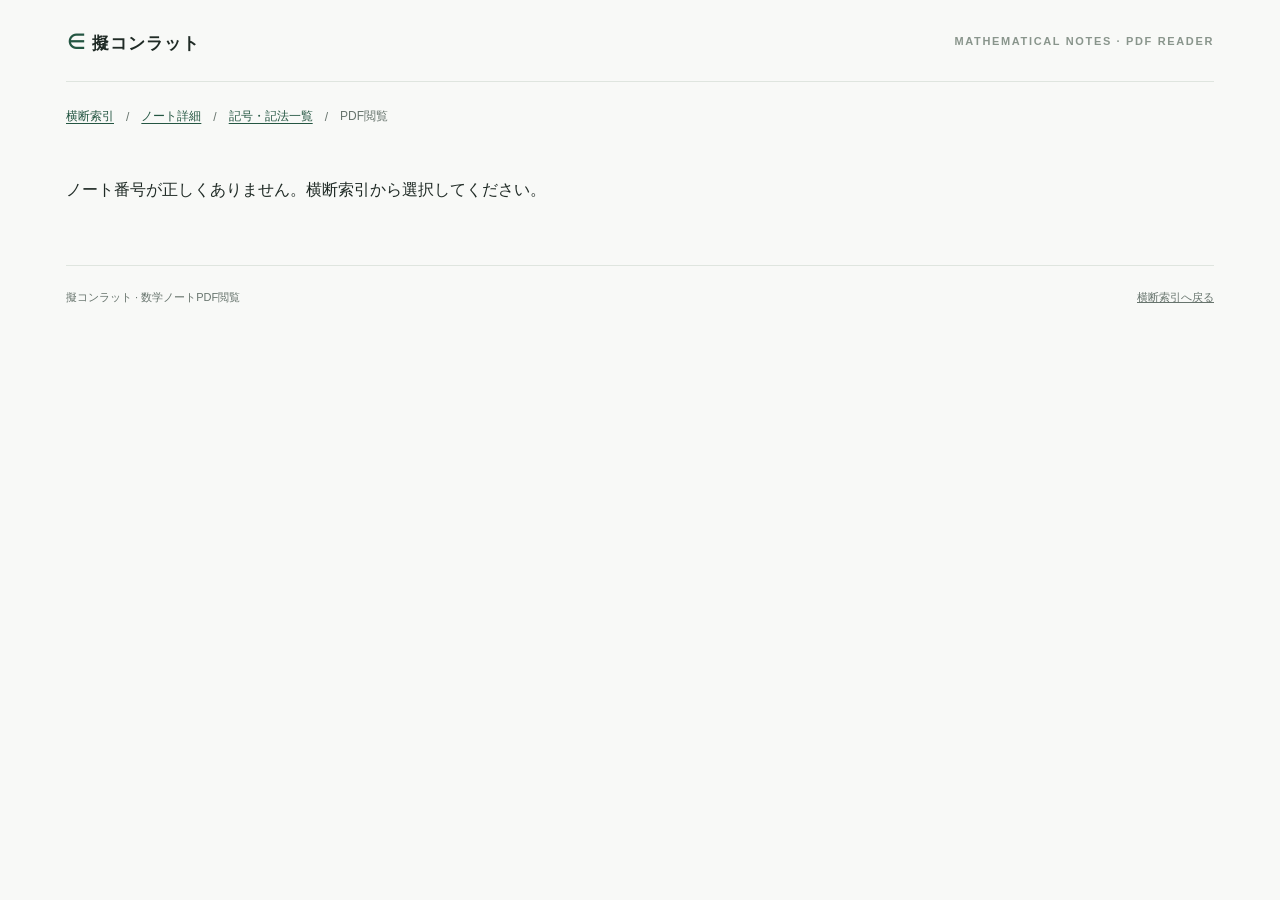
<file: viewer.html>
<!doctype html>
<html lang="ja"><head><meta charset="utf-8"><meta name="viewport" content="width=device-width, initial-scale=1">
<meta name="description" content="擬コンラット数学ノートの公開PDFをサイト内で閲覧できます。">
<title>PDF閲覧 | 擬コンラット</title>
<link rel="stylesheet" href="./assets/style.css"><script defer src="./assets/pdf-pages.js"></script><script defer src="./assets/viewer.js"></script></head>
<body><div class="shell">
<header><a class="brand" href="./"><span>∈</span> 擬コンラット</a><small>MATHEMATICAL NOTES · PDF READER</small></header>
<main class="viewerMain">
<nav class="breadcrumbs" aria-label="パンくずリスト"><a href="./">横断索引</a><span aria-hidden="true">/</span><a id="viewerNoteLink" href="./">ノート詳細</a><span aria-hidden="true">/</span><a href="./notation.html">記号・記法一覧</a><span aria-hidden="true">/</span>PDF閲覧</nav>
<section class="viewerDocument" id="viewerDocument" hidden>
  <div class="viewerHeading"><div><div class="eyebrow">PUBLIC MATHEMATICAL NOTE · PDF</div><h1 id="viewerTitle">ノート本文</h1></div>
  <div class="pdfViewerActions"><a id="viewerPdfLink" href="#" target="_blank" rel="noopener noreferrer">別画面でPDFを開く ↗</a><a id="viewerDownloadLink" href="#" download>PDFを保存 ↓</a><a id="viewerTexLink" href="#" target="_blank" rel="noopener noreferrer">pLaTeX原稿 ↗</a></div></div>
  <div id="viewerPages" class="pdfPagesContainer" aria-label="数学ノートのページ画像"></div>
  <p class="pdfPreviewHelp">PDFの各ページを画像として表示しています。表示されない場合は「別画面でPDFを開く」を選んでください。公開初稿は数学的な最終承認を意味しません。</p>
</section>
<p id="viewerStatus" role="status">PDFを読み込んでいます…</p>
</main>
<footer><span>擬コンラット · 数学ノートPDF閲覧</span><a href="./">横断索引へ戻る</a></footer>
</div></body></html>
</file>
<file: assets/style.css>
:root{--bg:#f8f9f7;--ink:#202b26;--muted:#67746d;--line:#dfe5df;--accent:#245642;--pale:#eaf1ed;color-scheme:light;font-family:"Noto Sans JP","Hiragino Kaku Gothic ProN","Yu Gothic",sans-serif}
*{box-sizing:border-box}body{margin:0;background:var(--bg);color:var(--ink)}button,input{font:inherit}button{cursor:pointer}a{color:inherit}
.shell{max-width:1220px;padding:0 36px;margin:0 auto}
header{padding:24px 0;display:flex;align-items:center;justify-content:space-between;border-bottom:1px solid var(--line);gap:12px}
.brand{font-size:17px;font-weight:760;text-decoration:none;letter-spacing:.05em}.brand span{color:var(--accent);font-size:25px;font-family:Georgia,serif}
header small,.eyebrow{font-size:11px;font-weight:720;letter-spacing:.15em;color:#89958c}
.hero{padding:55px 0 43px;max-width:750px}.hero h1{font-size:clamp(40px,5vw,63px);letter-spacing:-.04em;margin:13px 0 21px;line-height:1.28;font-weight:750}.hero h1 em{font-style:normal;color:var(--accent)}
.hero p{line-height:1.95;color:var(--muted);margin:0;font-size:15px}
.tabs{display:flex;gap:28px;border-bottom:1px solid var(--line);overflow:auto}.tabs button{border:0;border-bottom:3px solid transparent;background:none;padding:14px 0;color:var(--muted);white-space:nowrap;font-weight:650;font-size:14px}
.tabs button.active{border-bottom-color:var(--accent);color:var(--accent)}
.layout{display:grid;grid-template-columns:minmax(240px,280px) minmax(0,1fr);gap:45px;padding:37px 0 80px}
aside{align-self:start;position:sticky;top:16px}aside label{font-size:13px;font-weight:700;display:block;margin-bottom:11px}
#search{width:100%;border:1px solid #d8dfd9;border-radius:6px;padding:13px;background:#fff;font-size:13px;color:var(--ink)}
details{border-bottom:1px solid var(--line);padding:17px 0}#fieldDetails{margin-top:21px;border-top:1px solid var(--line)}
summary{font-size:13px;font-weight:730;cursor:pointer}summary small{float:right;font-weight:400;color:#89958c;font-size:11px}
.filterGroup{margin:16px 0 0}.groupTitle{font-size:11px;font-weight:700;color:var(--muted);margin:10px 0}
.chips{display:flex;gap:6px;flex-wrap:wrap;margin-top:9px}.chip{padding:6px 9px;border:1px solid var(--line);border-radius:5px;background:#fff;font-size:11px;text-align:left;color:#435b4e}
.chip.group{font-weight:750}.chip[aria-pressed="true"]{background:var(--accent);border-color:var(--accent);color:#fff}
.hint{color:var(--muted);font-size:11px;line-height:1.8}.clear{background:none;color:var(--accent);border:0;text-decoration:underline;font-size:12px;padding:7px 0}
.resultHead{display:flex;justify-content:space-between;align-items:center;border-bottom:1px solid var(--line);gap:12px;padding:0 0 18px}.resultHead h2{margin:7px 0 0;font-size:23px;font-weight:740}.resultHead strong{font-size:32px;color:var(--accent);font-variant-numeric:tabular-nums}
#selected{display:flex;flex-wrap:wrap;gap:7px;margin-top:16px}#selected:empty{display:none}.selectedChip{font-size:11px;color:var(--accent);background:var(--pale);border:1px solid #c7d9cf;border-radius:12px;padding:5px 9px}
#message{font-size:13px;color:var(--muted)}#message:empty{display:none}
.card{border-bottom:1px solid var(--line);padding:21px 0 23px}.heading{display:flex;gap:12px;align-items:baseline;flex-wrap:wrap}.number{font-size:12px;font-weight:750;color:var(--accent);font-variant-numeric:tabular-nums}.card h3{font-size:17px;line-height:1.5;margin:0;font-weight:750}
.status{color:var(--muted);font-size:11px;margin:9px 0}.status.warning{color:#866038}
.tags{display:flex;gap:6px;flex-wrap:wrap;margin:10px 0 13px}.tag{font-size:10px;color:#416151;background:#eaf1eb;padding:4px 7px;border-radius:3px}.tag.topic{background:#f0f0eb;color:#545e52}
.links{display:flex;gap:18px;font-size:12px;font-weight:680}.links a{color:var(--accent);text-underline-offset:3px}.related{font-size:11px;color:var(--muted);margin-top:10px}
footer{border-top:1px solid var(--line);padding:24px 0 35px;font-size:11px;display:flex;justify-content:space-between;gap:18px;color:var(--muted)}
a:focus-visible,button:focus-visible,input:focus-visible,summary:focus-visible{outline:2px solid #408466;outline-offset:3px}
@media(max-width:820px){.shell{padding:0 20px}.layout{grid-template-columns:1fr;gap:24px}aside{position:static}.hero{padding:34px 0}header small{display:none}footer{flex-direction:column}.card h3{font-size:16px}}

/* 拡張された概念分類を、折りたたみ可能なグループとして表示 */
#topics details.topicGroup{padding:7px 0;margin:4px 0;border-bottom:0}
#topics .topicGroupHead{font-size:12px;font-weight:700;color:var(--muted)}
#topics .topicGroup .chips{margin-top:10px;padding:0 0 7px}

/* ノートのタイトルは個別案内ページへ遷移する */
.noteTitle,.relationLink{color:inherit;text-decoration:none;text-underline-offset:4px}
.noteTitle:hover,.relationLink:hover{text-decoration:underline;color:var(--accent)}
.noteMain{padding:38px 0 90px}
.breadcrumbs{display:flex;align-items:center;flex-wrap:wrap;gap:12px;font-size:12px;color:var(--muted);margin-bottom:55px}
.breadcrumbs a{color:var(--accent);text-underline-offset:3px}
.noteHeading{font-size:clamp(28px,3.9vw,48px);line-height:1.4;letter-spacing:-.03em;max-width:900px;margin:13px 0 17px}
.noteTags{max-width:950px;margin-bottom:45px}
.noteOverview{padding:25px 32px 23px;border:1px solid var(--line);border-radius:8px;background:#fff;max-width:900px}
.noteOverview h2,.pathSection h2,.alsoRead h2{font-size:19px;margin:0 0 16px}
.noteOverview>p:not(.basis){line-height:1.95;font-size:15px;margin:0 0 20px}
.noteOverview .basis,.pathExplanation{font-size:12px;line-height:1.8;color:var(--muted)}
.noteOverview .basis{border-top:1px solid var(--line);padding-top:14px;margin:0}
.pathSection{margin-top:65px}.pathExplanation{margin:0 0 22px}
.pathGrid{display:grid;grid-template-columns: minmax(0,1fr) minmax(180px,.8fr) minmax(0,1fr);gap:18px;align-items:start}
.pathColumn,.pathCurrent{min-width:0}.pathLabel{display:flex;align-items:baseline;gap:8px;border-bottom:1px solid var(--line);padding-bottom:12px}
.pathLabel span{color:var(--accent);font:700 13px Georgia,serif}.pathLabel h3{margin:0;font-size:13px;font-weight:730}
.pathCurrent{background:var(--pale);padding:0 18px 21px;border-radius:6px}
.pathCurrent .pathLabel{margin:0 -18px 21px;padding:17px 18px 12px;border-bottom-color:#cadbd1}
.pathCurrent strong{font-size:17px;line-height:1.6;display:block}.currentNumber{color:var(--accent);font-size:13px;font-weight:750}
.pathCurrent>p:last-child{font-size:12px;color:var(--muted);margin-bottom:0}
.relList{display:grid;gap:10px;margin-top:15px}.relationCard{padding:13px 14px 15px;background:#fff;border:1px solid var(--line);border-radius:6px}
.relationCard h4{font-size:13px;line-height:1.6;margin:6px 0 0}.relationSummary{font-size:11px;color:var(--muted);line-height:1.7;margin:8px 0 0}
.emptyRelation{font-size:12px;color:var(--muted);line-height:1.8;padding:14px 4px}
.alsoRead{margin-top:65px}.relatedGrid{display:grid;grid-template-columns:repeat(2,minmax(0,1fr));gap:12px}
.privateNotice{font-size:12px;line-height:1.9;color:var(--muted);border-top:1px solid var(--line);margin-top:55px;padding-top:22px}
#noteStatus{color:var(--muted);font-size:13px}
@media(max-width:960px){.pathGrid{grid-template-columns:1fr}.pathCurrent{order:-1}.pathColumn .relList{grid-template-columns:repeat(2,minmax(0,1fr))}.breadcrumbs{margin-bottom:32px}}
@media(max-width:610px){.noteMain{padding-top:25px}.noteOverview{padding:21px}.pathColumn .relList,.relatedGrid{grid-template-columns:1fr}.pathSection,.alsoRead{margin-top:45px}}

/* GitHub Private PDF links: the URL is public, the file is permission protected. */
.privatePdfPanel[hidden]{display:none}
.privatePdfPanel{margin:-20px 0 35px;display:flex;flex-direction:column;align-items:flex-start;gap:10px}
.privatePdfAction{display:inline-flex;align-items:center;background:var(--accent);color:#fff;border:1px solid var(--accent);border-radius:6px;text-decoration:none;font-size:13px;font-weight:720;padding:12px 17px;line-height:1.5}
.privatePdfAction:hover{background:#173d2e;color:#fff}
.privatePdfHint{max-width:780px;margin:0;font-size:12px;line-height:1.7;color:var(--muted)}
.privatePdfCardLinks{font-size:12px;margin:12px 0 0;font-weight:690}
.privatePdfCardLinks a{color:var(--accent);text-underline-offset:3px}

/* In-page public PDF preview and full-page site reader. */
.pdfPreviewSection[hidden],.viewerDocument[hidden]{display:none}
.pdfPreviewSection{margin:40px 0 52px;padding-top:22px;border-top:1px solid var(--line)}
.pdfPreviewHeading{display:flex;align-items:center;justify-content:space-between;gap:12px;flex-wrap:wrap;margin-bottom:18px}
.pdfPreviewHeading h2{margin:7px 0 0;font-size:21px}
.pdfPreviewHeading a,.pdfViewerActions a{font-size:13px;color:var(--accent);font-weight:720;text-underline-offset:4px}
.sitePdfFrame{display:block;width:100%;height:clamp(480px,76vh,920px);border:1px solid var(--line);border-radius:6px;background:#fff}
.pdfPreviewHelp{font-size:12px;color:var(--muted);line-height:1.8}
.viewerMain{padding:26px 0 48px}
.viewerHeading{display:flex;align-items:center;justify-content:space-between;gap:15px;flex-wrap:wrap;margin:20px 0 16px}
.viewerHeading h1{font-size:clamp(20px,3vw,30px);margin:6px 0 0}
.pdfViewerActions{display:flex;flex-wrap:wrap;gap:14px}
.viewerFrame{height:calc(100vh - 235px);min-height:460px}
@media(max-width:700px){.pdfPreviewSection{margin:28px 0 40px}.sitePdfFrame{height:70vh;min-height:450px}.viewerFrame{height:calc(100dvh - 220px);min-height:430px}}

/* PDF.js canvas page images, without a browser PDF iframe. */
.pdfPagesContainer{background:#edf0ed;border:1px solid var(--line);border-radius:6px;padding:18px;max-width:100%;min-height:160px}
.pdfPageList{display:flex;flex-direction:column;gap:22px;align-items:center}
.pdfPage{width:min(100%,840px);margin:0;background:#fff;box-shadow:0 3px 16px rgba(0,0,0,.10)}
.pdfPage canvas{display:block;width:100%;height:auto;aspect-ratio:0.707;}
.pdfPage figcaption{background:#edf0ed;text-align:center;font-size:11px;color:var(--muted);padding:9px}
.pdfRenderStatus{font-size:13px;line-height:1.8;color:var(--muted);padding:15px}
.pdfPagesPreview{max-height:1150px;overflow-y:auto;overscroll-behavior:contain}
@media(max-width:700px){.pdfPagesContainer{padding:8px}.pdfPageList{gap:12px}.pdfPagesPreview{max-height:850px}}

/* prominent roadmap entry in the catalogue */
.roadmapPromo{display:flex;align-items:center;justify-content:space-between;gap:20px;padding:19px 24px;margin-top:24px;border:1px solid #c9dccc;background:linear-gradient(110deg,#e8f0e9,#f7f9f5);border-radius:8px}
.roadmapPromo>div{display:flex;flex-direction:column;gap:6px}
.roadmapPromo strong{font-size:16px}
.roadmapPromo span{font-size:12px;color:var(--muted)}
.roadmapPromo a{white-space:nowrap;text-decoration:none;background:var(--accent);color:white;padding:12px 14px;border-radius:6px;font-weight:720;font-size:12px}
.roadmapPromo a:hover{background:#173d2e}
@media(max-width:650px){.roadmapPromo{flex-direction:column;align-items:flex-start;padding:16px}.roadmapPromo a{white-space:normal}}

/* Source-aware search summaries, concept index and evidence-backed relations. */
.indexSummary{margin:11px 0 5px;color:var(--ink);font-size:13px;line-height:1.75}
.indexResult{margin:4px 0 10px;font-size:11px;color:var(--muted);line-height:1.6}
.noteDetailedDescription{font-size:14px;line-height:1.9;color:var(--ink);margin:12px 0}
.contentIndex,.evidenceRelationsSection{margin:30px 0;padding-top:20px;border-top:1px solid var(--line)}
.contentIndex h2,.evidenceRelationsSection h2{font-size:21px;margin:0 0 12px}
.contentIndex h3{font-size:14px;margin:18px 0 8px}
.mainResultList{line-height:1.9;padding-left:1.3em;font-size:13px}
.indexedConcepts{display:flex;flex-wrap:wrap;gap:8px}
.conceptLink{font-size:12px;padding:8px 10px;background:#f3f7f3;border:1px solid #dce7df;border-radius:5px;text-decoration:none;color:var(--accent);line-height:1.5}
.conceptLink:hover,.evidenceTitle a:hover{text-decoration:underline}
.evidenceRelations{display:grid;grid-template-columns:repeat(auto-fit,minmax(min(100%,310px),1fr));gap:13px}
.evidenceCard{min-width:0;border:1px solid var(--line);padding:14px;border-radius:6px;background:#fff;line-height:1.7}
.evidenceTitle{font-size:14px;margin:8px 0 5px}
.evidenceTitle a{color:var(--accent);text-decoration:none}
.evidenceLabel,.evidenceState{font-size:11px;color:var(--muted);display:inline-block;margin-right:8px}
.evidenceExplanation{font-size:12px;line-height:1.8;margin:9px 0 0}
.evidenceSource{font-size:11px;line-height:1.6;color:var(--muted);border-top:1px dotted var(--line);padding-top:7px;margin:10px 0 0}
@media(max-width:650px){.evidenceRelations{grid-template-columns:1fr}}

.candidateRelations{margin-top:22px;border-top:1px solid var(--line);padding-top:14px}
.candidateRelations summary{cursor:pointer;color:var(--accent);font-weight:700;font-size:13px;margin-bottom:14px}
.candidateRelations .evidenceCard{background:#fafbfa}


/* Independent filter scrolling on the desktop catalogue.
   The results continue to scroll with the document itself. */
@media (min-width:821px){
  .layout > aside{
    position:sticky;
    top:16px;
    align-self:start;
    max-height:calc(100vh - 32px);
    max-height:calc(100dvh - 32px);
    overflow-x:hidden;
    overflow-y:auto;
    overscroll-behavior-y:contain;
    scrollbar-gutter:stable;
    scrollbar-width:thin;
    padding-right:10px;
  }
}
@media (max-width:820px){
  .layout > aside{
    position:static;
    max-height:none;
    overflow:visible;
    padding-right:0;
  }
}
</file>
<file: assets/roadmap.css>
/* Theorem roadmap: interactive nested tree and contextual detail panel */
.roadmapMain{padding:28px 0 76px}
.roadmapMain .breadcrumbs{margin-bottom:35px}
.mapHero{max-width:840px;margin:0 0 32px}
.mapHero h1{font-size:clamp(34px,4.8vw,58px);letter-spacing:-.045em;line-height:1.35;margin:12px 0 20px}
.mapHero h1 em{font-style:normal;color:var(--accent)}
.mapHero>p{color:var(--muted);line-height:1.95;max-width:760px;font-size:14px}
.mapHero .mapFine{font-size:11px}
.mapToolbar{padding:18px 22px 20px;background:#fff;border:1px solid var(--line);border-radius:10px;margin-bottom:18px}
.mapToolbar label{font-size:12px;font-weight:750;display:block;margin-bottom:9px}
.mapSearchRow{display:flex;align-items:stretch;gap:9px}
.mapSearchRow input{flex:1;min-width:160px;border:1px solid var(--line);padding:11px 12px;border-radius:6px;font-size:13px;color:var(--ink)}
.mapSearchRow button{font-size:12px;font-weight:700;border:1px solid #ccdcd1;border-radius:6px;padding:9px 12px;color:var(--accent);background:var(--pale)}
.mapWorkspace{display:grid;grid-template-columns:minmax(340px,1.12fr) minmax(320px,.88fr);gap:22px;align-items:start}
.mapExplorer,.mapDetail{min-width:0;background:#fff;border:1px solid var(--line);border-radius:10px;padding:20px}
.mapPanelHead{display:flex;align-items:baseline;justify-content:space-between;gap:14px;border-bottom:1px solid var(--line);padding-bottom:16px}
.mapPanelHead h2{font-size:17px;margin:0}.mapPanelHead span{font-size:11px;color:var(--muted)}
.mapTree{padding-top:7px}
.mapDomain{border-bottom:1px solid #e6ebe6;padding:5px 0}
.mapDomain:last-child{border-bottom:0}
.mapNode{display:flex;align-items:center;gap:10px;text-align:left;width:100%;border:0;background:transparent;color:var(--ink);padding:12px 8px;border-radius:6px}
.mapNode:hover,.mapLeaf:hover{background:var(--pale)}
.mapNode.level0 .mapNodeTitle{font-weight:760;font-size:15px}
.mapNode.level1{padding:9px 5px}
.mapNode.level1 .mapNodeTitle{font-weight:700;font-size:13px}
.mapChevron{display:inline-grid;place-items:center;flex:0 0 23px;width:23px;height:23px;color:var(--accent);background:#e5efe8;border-radius:5px;font-weight:bold}
.mapNodeTitle{flex:1}
.mapCount{font-size:11px;color:var(--muted);white-space:nowrap}
.mapBranch{margin-left:19px;padding-left:13px;border-left:1px solid #cddcd2}
.mapSubfield{padding:3px 0}
.mapLeaves{padding-left:15px;margin-left:12px;border-left:1px solid #dce8e0}
.mapLeaf{display:flex;text-align:left;align-items:flex-start;width:100%;gap:9px;background:transparent;border:0;border-radius:6px;padding:10px 8px;color:var(--ink)}
.mapLeaf.selected{background:#deeee3;outline:1px solid #bad5c2}
.mapLeafDot{color:var(--accent);font-size:18px;line-height:1}
.mapLeafText{flex:1;min-width:0}
.mapLeafHeading{display:block;font-size:12px;font-weight:720;line-height:1.6}
.mapLeafNote{display:block;color:var(--muted);font-size:10px;line-height:1.6;margin-top:2px}
.mapLeafId{font-size:10px;color:#87938a;white-space:nowrap;margin-top:2px}
.mapEmpty{color:var(--muted);font-size:13px}
.mapDetail{position:sticky;top:18px;max-height:calc(100vh - 36px);overflow-y:auto}
.mapPlaceholder{text-align:center;padding:75px 14px}
.mapPlaceholderGlyph{font-family:Georgia,serif;font-size:55px;color:#b0c4b6}
.mapPlaceholder h2{font-size:19px;margin:10px 0}.mapPlaceholder p{font-size:12px;color:var(--muted);line-height:1.9}
.mapEyebrow{font-size:10px;color:var(--accent);font-weight:750;letter-spacing:.11em}
.mapDetailHeading{font-size:clamp(20px,2.4vw,28px);line-height:1.5;margin:11px 0 15px}
.mapFine{font-size:11px;color:var(--muted);line-height:1.9}
.mapDetailTop{border-bottom:1px solid var(--line);padding-bottom:12px}
.mapDescription{padding-top:17px}
.mapDescription h3,.mapRelated h3{font-size:13px;margin:0 0 10px}
.mapDescription p{line-height:1.9;font-size:13px;margin:0}
.mapDetailTags{display:flex;gap:5px;flex-wrap:wrap;margin:18px 0 24px}
.mapTag{font-size:10px;color:#416151;background:var(--pale);border-radius:4px;padding:5px 8px}
.mapRelated{border-top:1px solid var(--line);padding:16px 0}
.mapRelatedGrid{display:flex;flex-wrap:wrap;gap:7px}
.mapRelatedLink{text-align:left;border:1px solid var(--line);border-radius:6px;padding:8px 10px;font-size:11px;line-height:1.6;color:var(--accent);background:#fff}
.mapRelatedLink:hover{background:var(--pale)}
.mapDetailActions{display:flex;gap:9px;flex-wrap:wrap;margin:15px 0}
.mapAction{background:var(--accent);color:#fff;text-decoration:none;padding:11px 13px;font-size:12px;font-weight:700;border-radius:6px}
.mapAction:hover{background:#173d2e}
.mapActive{font-size:11px;color:var(--muted)}
@media(max-width:850px){.mapWorkspace{grid-template-columns:minmax(0,1fr)}.mapDetail{position:static;max-height:none}.mapSearchRow{flex-wrap:wrap}.mapSearchRow input{flex-basis:100%}.mapPlaceholder{padding:30px 10px}}
@media(max-width:560px){.mapExplorer,.mapDetail{padding:14px}.mapToolbar{padding:13px}.mapHero h1{font-size:33px}.mapLeaf{gap:5px}.mapLeafId{font-size:9px}}

/* Prerequisite learning itinerary */
.learningRoute{border:1px solid #cbded1;border-radius:8px;padding:16px;margin:14px 0 24px;background:#f6faf7}
.learningRouteTitle{font-size:16px;margin:0 0 8px}
.learningRouteSummary{display:grid;gap:8px;margin:16px 0}
.learningRouteCounter{font-size:12px;color:var(--accent)}
.learningRouteProgress{width:100%;height:11px;accent-color:var(--accent)}
.learningRouteSteps{list-style:none;padding:0;margin:0;display:grid;gap:10px}
.learningRouteStep{display:grid;grid-template-columns:20px minmax(0,1fr);gap:9px;padding:11px;border:1px solid var(--line);background:white;border-radius:7px;align-items:start}
.learningRouteStep.learningRouteGoal{border-color:#89b69c;background:#eef6f0}
.learningRouteCheck{width:17px;height:17px;margin:3px 0 0;accent-color:var(--accent)}
.learningRouteLabel{display:grid;gap:4px;cursor:pointer}
.learningRouteStepNumber{font-size:10px;letter-spacing:.08em;color:var(--accent);font-weight:780}
.learningRouteName{font-size:12px;line-height:1.5}
.learningRouteLinks{grid-column:2;display:flex;gap:15px;font-size:11px}
.learningRouteLinks a{color:var(--accent)}
.learningRouteCaution{font-size:11px;color:#755b3e;line-height:1.85;margin:14px 0}
.learningRouteActions{margin-top:12px}
.learningRouteCopy{padding:8px 11px;font-size:11px;font-weight:700;border:1px solid #c4d7ca;background:#fff;color:var(--accent);border-radius:5px}

.learningFoundations{margin:15px 0;border:1px solid #dce7dc;background:#fff;border-radius:6px;padding:12px}
.learningFoundations h3{font-size:12px;margin:0 0 5px}
.learningFoundationList{margin:10px 0 0;padding-left:20px;display:grid;gap:7px;font-size:12px;line-height:1.7}

/* Radial prerequisite map. The transformed scene is centred in screen coordinates. */
.radialSection[hidden]{display:none}
.radialSection{border:1px solid var(--line);border-radius:12px;background:#fff;padding:20px;margin:0 0 22px}
.radialTop{display:flex;align-items:flex-start;justify-content:space-between;gap:22px;flex-wrap:wrap}
.radialTop h2{font-size:22px;margin:8px 0}
.radialTop p{max-width:710px;color:var(--muted);font-size:12px;line-height:1.8;margin:0 0 13px}
.radialControls{display:flex;gap:7px;flex-wrap:wrap;align-items:center}
.radialControls button{border:1px solid #c8dbcd;background:#f5faf6;color:#245642;border-radius:6px;padding:8px 11px;font-size:12px;font-weight:700}
.radialControls button:hover{background:#dceade}
#radialZoomValue{font-size:11px;min-width:38px;text-align:center;color:var(--muted);font-variant-numeric:tabular-nums}
.radialLegend{display:flex;gap:15px;flex-wrap:wrap;align-items:center;margin:10px 0 13px}
.radialLegend span{display:inline-flex;gap:7px;align-items:center;color:var(--muted);font-size:10px}
.radialLegendLine{width:27px;height:0;border-top:3px solid #2c8462;display:inline-block}
.radialLegendLine.weak{border-top:3px dotted #b28647}
.radialLegendLine.unassessed{border-top:3px dashed #9ba9a0}
.radialLegendDot{width:13px;height:13px;display:inline-block;border-radius:100%;background:#dee8ef;border:2px solid #4c7ba0}
.radialLegendDot.concept{background:#fff0d9;border-color:#be8548}
.radialViewport{position:relative;width:100%;height:min(72vh,700px);min-height:470px;overflow:hidden;border-radius:9px;border:1px solid #dce7df;background-color:#f5f8f6;background-image:radial-gradient(#dce7df 1px,transparent 1px);background-size:26px 26px;touch-action:none;cursor:grab;user-select:none}
.radialViewport.radialDragging{cursor:grabbing}
.radialScene{position:absolute;left:0;top:0;width:0;height:0;transform-origin:0 0}
.radialEdges{position:absolute;left:0;top:0;width:1px;height:1px;overflow:visible;pointer-events:none}
.radialEdge{fill:none;stroke:#9ba9a0;stroke-width:3.5;stroke-dasharray:9 9;stroke-linecap:round}
.radialEdge.strong{stroke:#2c8462;stroke-dasharray:none;stroke-width:4.5}
.radialEdge.weak{stroke:#b28647;stroke-dasharray:2 10;stroke-width:4.5}
.radialNode{position:absolute;display:flex;flex-direction:column;align-items:center;justify-content:center;gap:4px;min-width:176px;width:176px;height:68px;transform:translate(-50%,-50%);padding:9px 12px;border-radius:34px;border:2px solid #46799e;background:#e8f3fb;color:#1d4763;box-shadow:0 4px 13px #182e291f;text-align:center;cursor:pointer;font-family:inherit;outline-offset:3px}
.radialNode.radialConcept{border-color:#be8548;background:#fff1db;color:#624522}
.radialNode.radialGoal{min-width:206px;width:206px;height:84px;border-radius:43px;background:#235c48;color:#fff;border-color:#164633;box-shadow:0 7px 22px #163f3238}
.radialNode:hover{filter:brightness(.96);box-shadow:0 5px 20px #1b4a4140}
.radialNode:focus-visible{outline:3px solid #2c8462}
.radialNode.radialOpen:not(.radialGoal){box-shadow:0 0 0 3px #c5dfd1}
.radialNodeMeta{font-size:10px;font-weight:750;letter-spacing:.03em}
.radialNodeName{font-weight:740;font-size:12px;line-height:1.35;overflow:hidden;display:-webkit-box;-webkit-line-clamp:2;-webkit-box-orient:vertical;line-clamp:2}
.radialNode.radialGoal .radialNodeName{font-size:14px}
.radialNodeMarker{position:absolute;bottom:-7px;right:7px;display:grid;place-items:center;background:white;color:#3a7455;border:1px solid #c9dbcf;border-radius:50%;height:22px;width:22px;font-weight:750;font-size:13px}
.radialNodeMarker:empty{display:none}
.radialFoot{display:flex;align-items:flex-start;justify-content:space-between;gap:20px;margin:13px 0 10px}
.radialNodeInfo{display:grid;gap:5px;flex:1;min-width:0}
.radialNodeInfo strong{font-size:13px}
.radialInfoText{font-size:11px;color:var(--muted);line-height:1.7;margin:0}
.radialInfoActions{display:flex;gap:9px;align-items:center;flex-wrap:wrap;margin-top:5px}
.radialInfoActions button,.radialInfoActions a{border:1px solid #c7d9cc;color:var(--accent);background:#f5faf6;border-radius:5px;padding:7px 9px;font-size:11px;text-decoration:none;cursor:pointer;font-weight:700}
#radialSummary{max-width:250px;flex-shrink:0;text-align:right}
@media(max-width:850px){.radialSection{padding:12px}.radialFoot{flex-direction:column;gap:6px}#radialSummary{text-align:left;max-width:none}.radialViewport{min-height:390px;height:60vh}}
@media(max-width:540px){.radialLegend{gap:9px}.radialLegend span{font-size:9px}.radialViewport{height:57vh;min-height:350px}.radialControls button{font-size:11px;padding:7px}.radialTop h2{font-size:19px}}

/* Circular mind-map nodes as requested; labels are deliberately clipped to three lines. */
.radialNode{width:162px;min-width:162px;height:162px;border-radius:50%;padding:18px;gap:8px}
.radialNode.radialGoal{width:196px;min-width:196px;height:196px;border-radius:50%;padding:21px}
.radialNodeName{-webkit-line-clamp:3;line-clamp:3;font-size:13px}
.radialNode.radialGoal .radialNodeName{font-size:16px}
.radialNodeMarker{bottom:5px;right:6px}
</file>
